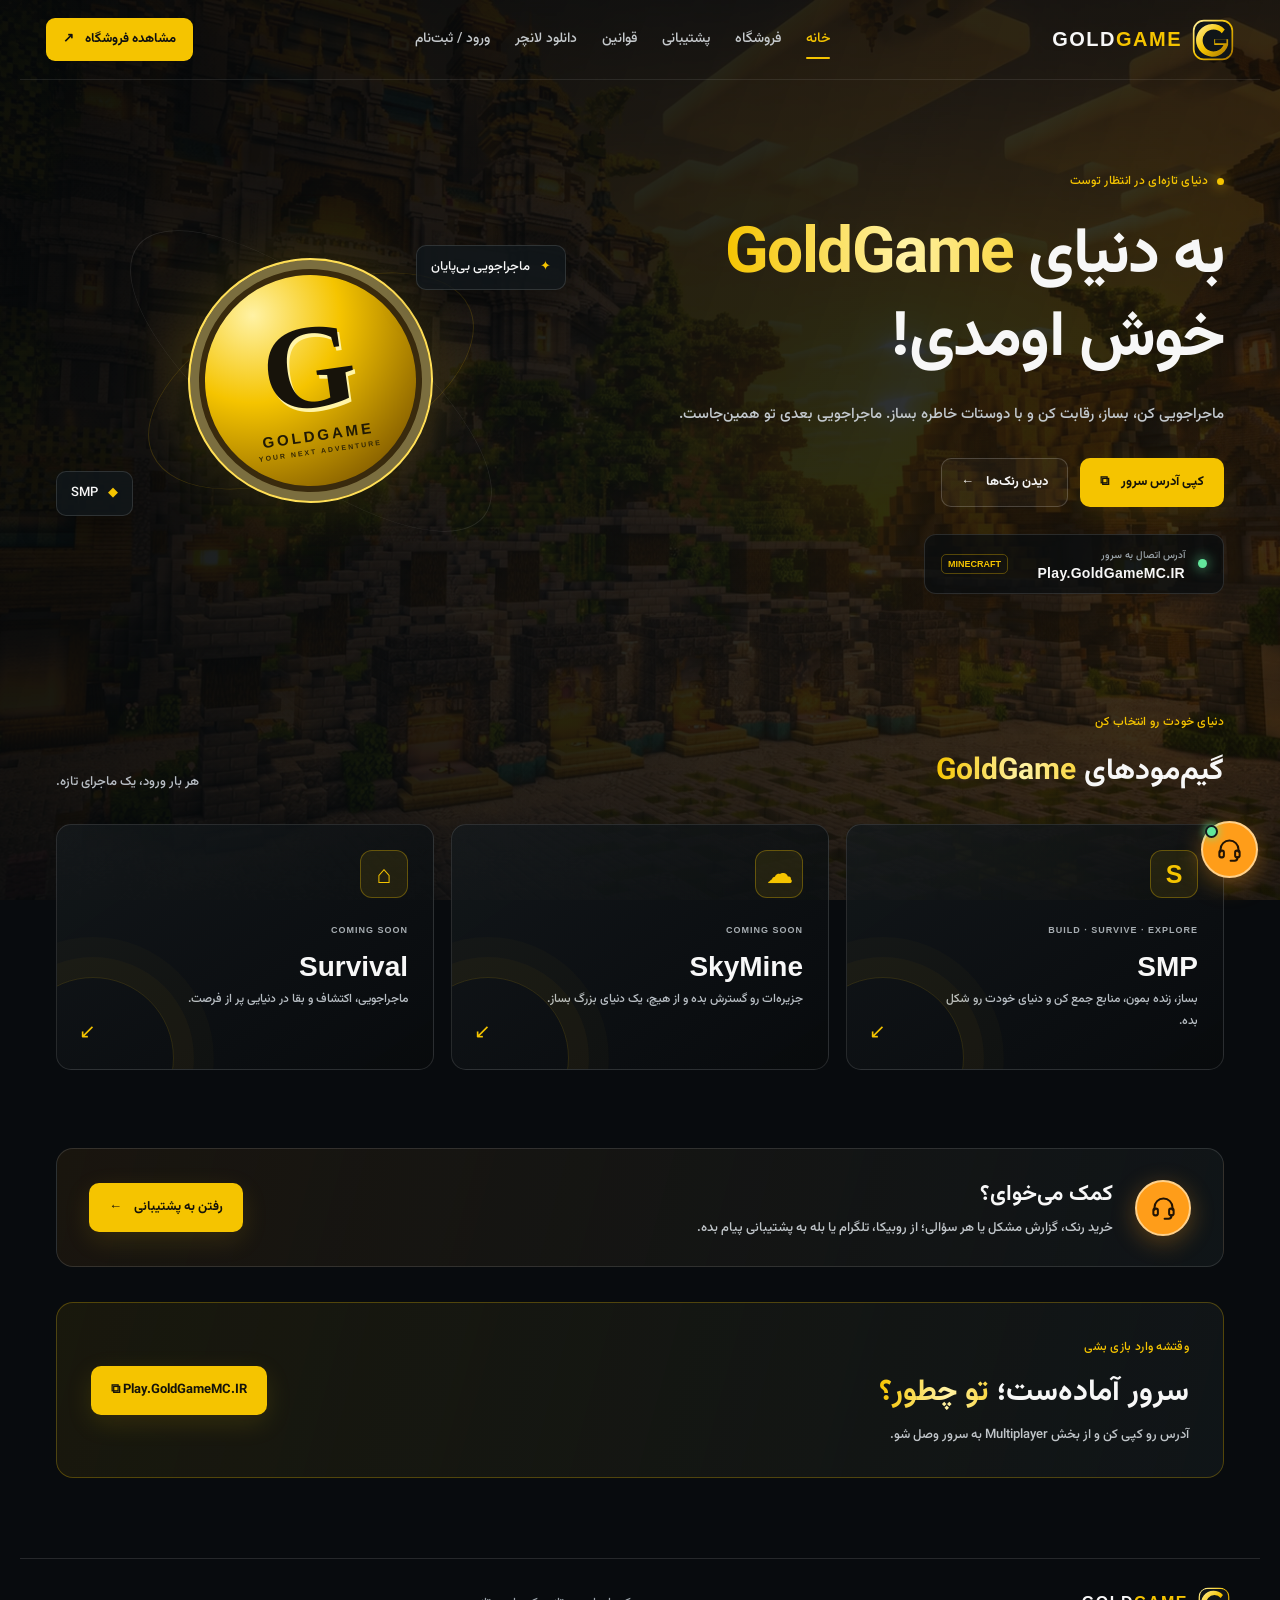
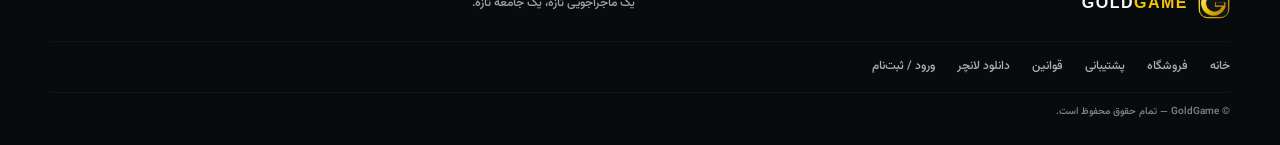
<file: index.html>
<!doctype html>
<html lang="fa" dir="rtl">
<head>
<meta charset="utf-8">
<meta name="viewport" content="width=device-width,initial-scale=1">
<meta name="theme-color" content="#f5c400">
<meta name="description" content="GoldGame؛ ماجراجویی تازه در دنیای ماینکرفت فارسی">
<title>GoldGame | خانه</title>
<link rel="icon" href="assets/logo.svg">
<link rel="stylesheet" href="assets/style.css">
<link rel="stylesheet" href="assets/extra.css">
<script>document.documentElement.classList.add('js')</script>

</head>
<body>
<div class="shade"></div>
<header class="topbar">
<a class="brand" href="index.html"><img src="assets/logo.svg" alt="GoldGame"><span>GOLD<span class="gold">GAME</span></span></a>
<button type="button" class="menu-btn" aria-label="باز کردن منو"><svg viewBox="0 0 24 24" aria-hidden="true"><path d="M4 7h16"/><path d="M4 12h16"/><path d="M4 17h16"/></svg></button>
<nav aria-label="منوی اصلی"><a class=active href="index.html">خانه</a><a href="shop.html">فروشگاه</a><a href="support.html">پشتیبانی</a><a href="rules.html">قوانین</a><a href="launcher.html">دانلود لانچر</a><a href="auth.html">ورود / ثبت‌نام</a></nav>
<a class="nav-cta" href="shop.html">مشاهده فروشگاه <span>↗</span></a>
</header>
<main>
<section class="hero">
<div class="hero-copy">
<span class="eyebrow"><i></i> دنیای تازه‌ای در انتظار توست</span>
<h1>به دنیای <span class="gold">GoldGame</span><br>خوش اومدی!</h1>
<p>ماجراجویی کن، بساز، رقابت کن و با دوستات خاطره بساز. ماجراجویی بعدی تو همین‌جاست.</p>
<div class="hero-actions"><button type="button" class="btn primary" data-copy="Play.GoldGameMC.IR">کپی آدرس سرور <span>⧉</span></button><a class="btn secondary" href="shop.html">دیدن رنک‌ها <span>←</span></a></div>
<div class="server-address"><span class="pulse"></span><div><small>آدرس اتصال به سرور</small><strong>Play.GoldGameMC.IR</strong></div><span class="online-label">MINECRAFT</span></div>
</div>
<div class="hero-art" aria-hidden="true"><div class="orbit orbit-one"></div><div class="orbit orbit-two"></div><div class="gold-emblem"><span>G</span><b>GOLDGAME</b><small>YOUR NEXT ADVENTURE</small></div><div class="float-card card-a">✦ <span>ماجراجویی بی‌پایان</span></div><div class="float-card card-b">◆ <span>SMP</span></div></div>
</section>

<section class="section modes">
<div class="section-head"><div><span class="eyebrow">دنیای خودت رو انتخاب کن</span><h2>گیم‌مودهای <span class="gold">GoldGame</span></h2></div><p>هر بار ورود، یک ماجرای تازه.</p></div>
<div class="mode-grid">
<article class="mode-card mode-smp"><div class="mode-icon">S</div><span class="mode-tag">BUILD · SURVIVE · EXPLORE</span><h3>SMP</h3><p>بساز، زنده بمون، منابع جمع کن و دنیای خودت رو شکل بده.</p><span class="mode-arrow">↙</span></article>
<article class="mode-card mode-sky"><div class="mode-icon">☁</div><span class="mode-tag">COMING SOON</span><h3>SkyMine</h3><p>جزیره‌ات رو گسترش بده و از هیچ، یک دنیای بزرگ بساز.</p><span class="mode-arrow">↙</span></article>
<article class="mode-card mode-survival"><div class="mode-icon">⌂</div><span class="mode-tag">COMING SOON</span><h3>Survival</h3><p>ماجراجویی، اکتشاف و بقا در دنیایی پر از فرصت.</p><span class="mode-arrow">↙</span></article>
</div>
</section>

<section class="support-strip">
<div class="strip-icon"><svg viewBox="0 0 24 24" aria-hidden="true"><path d="M4 14v-2a8 8 0 0 1 16 0v2"/><rect x="3" y="13" width="4" height="6" rx="1.6"/><rect x="17" y="13" width="4" height="6" rx="1.6"/><path d="M19 19v.5a2.5 2.5 0 0 1-2.5 2.5H13"/></svg></div>
<div><h2>کمک می‌خوای؟</h2><p>خرید رنک، گزارش مشکل یا هر سؤالی؛ از روبیکا، تلگرام یا بله به پشتیبانی پیام بده.</p></div>
<a class="btn primary" href="support.html">رفتن به پشتیبانی <span>←</span></a>
</section>

<section class="join-banner"><div><span class="eyebrow">وقتشه وارد بازی بشی</span><h2>سرور آماده‌ست؛ <span class="gold">تو چطور؟</span></h2><p>آدرس رو کپی کن و از بخش Multiplayer به سرور وصل شو.</p></div><button type="button" class="btn primary" data-copy="Play.GoldGameMC.IR">Play.GoldGameMC.IR ⧉</button></section>
</main>
<footer>
<a class="brand footer-brand" href="index.html"><img src="assets/logo.svg" alt=""><span>GOLD<span class="gold">GAME</span></span></a>
<p>یک ماجراجویی تازه، یک جامعه تازه.</p>
<div class="footer-links"><a href="index.html">خانه</a><a href="shop.html">فروشگاه</a><a href="support.html">پشتیبانی</a><a href="rules.html">قوانین</a><a href="launcher.html">دانلود لانچر</a><a href="auth.html">ورود / ثبت‌نام</a></div>
<small>© GoldGame — تمام حقوق محفوظ است.</small>
</footer>
<a class="support-fab" href="support.html" aria-label="رفتن به بخش پشتیبانی" title="پشتیبانی GoldGame"><span class="fab-label">پشتیبانی</span><i class="fab-dot"></i><svg viewBox="0 0 24 24" aria-hidden="true"><path d="M4 14v-2a8 8 0 0 1 16 0v2"/><rect x="3" y="13" width="4" height="6" rx="1.6"/><rect x="17" y="13" width="4" height="6" rx="1.6"/><path d="M19 19v.5a2.5 2.5 0 0 1-2.5 2.5H13"/></svg></a>
<div class="toast" role="status"></div>
<script src="assets/app.js"></script>
</body>
</html>
</file>
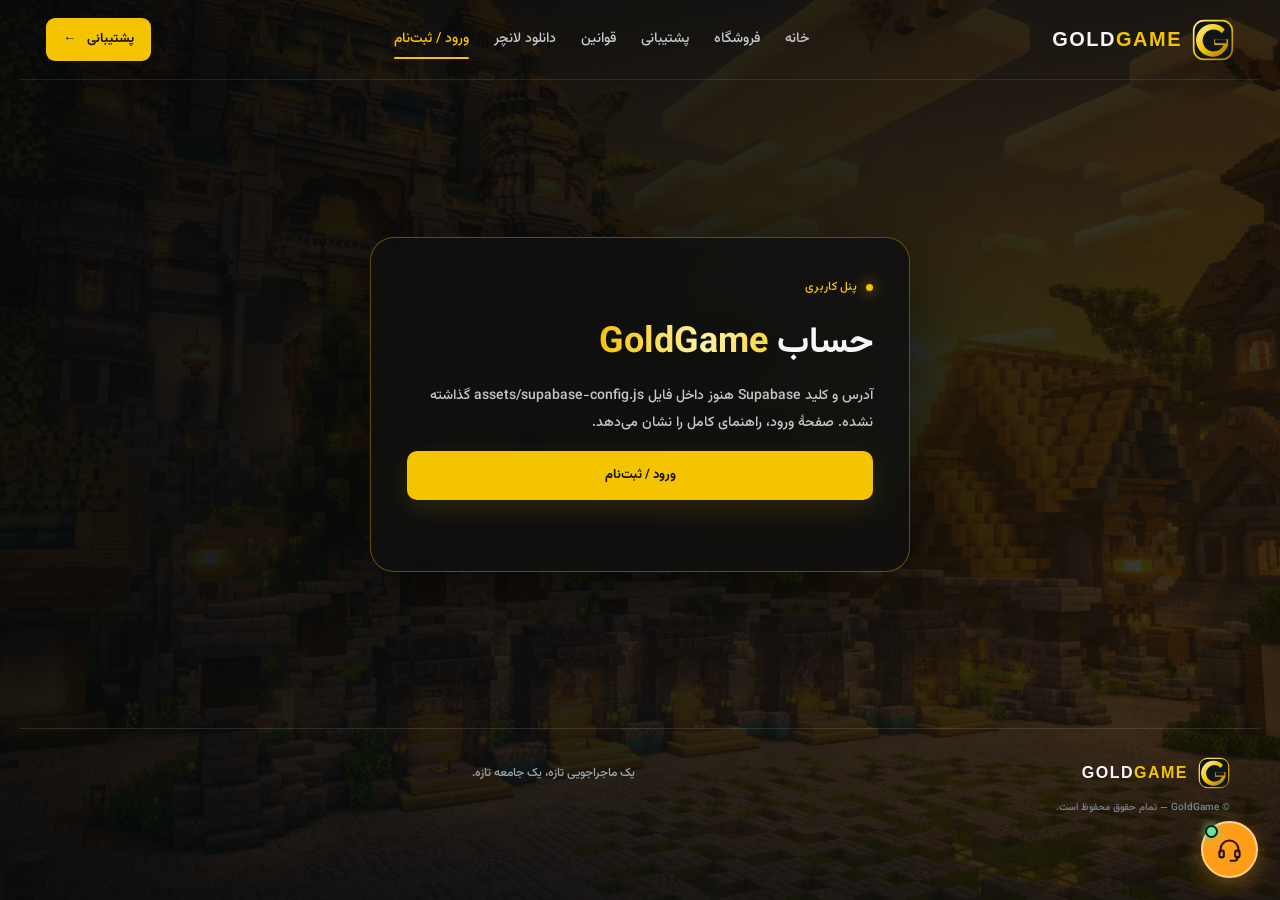
<file: account.html>
<!doctype html>
<html lang="fa" dir="rtl">
<head>
<meta charset="utf-8">
<meta name="viewport" content="width=device-width,initial-scale=1">
<meta name="theme-color" content="#f5c400">
<meta name="description" content="پنل کاربری GoldGame">
<title>حساب کاربری | GoldGame</title>
<link rel="icon" href="assets/logo.svg">
<link rel="stylesheet" href="assets/style.css">
<link rel="stylesheet" href="assets/extra.css">
<script>document.documentElement.classList.add('js')</script>

</head>
<body>
<div class="shade"></div>
<header class="topbar">
<a class="brand" href="index.html"><img src="assets/logo.svg" alt="GoldGame"><span>GOLD<span class="gold">GAME</span></span></a>
<button type="button" class="menu-btn" aria-label="باز کردن منو"><svg viewBox="0 0 24 24" aria-hidden="true"><path d="M4 7h16"/><path d="M4 12h16"/><path d="M4 17h16"/></svg></button>
<nav aria-label="منوی اصلی"><a href="index.html">خانه</a><a href="shop.html">فروشگاه</a><a href="support.html">پشتیبانی</a><a href="rules.html">قوانین</a><a href="launcher.html">دانلود لانچر</a><a class=active href="auth.html">ورود / ثبت‌نام</a></nav>
<a class="nav-cta" href="support.html">پشتیبانی <span>←</span></a>
</header>
<main class="account-wrap">
<section class="account-card">
<span class="eyebrow"><i></i> پنل کاربری</span>
<h1>حساب <span class="gold">GoldGame</span></h1>
<p id="account-info">در حال بررسی وضعیت ورود…</p>
<div id="account-profile"></div>
<div class="account-actions" id="account-actions"></div>
<p class="status" id="account-status" role="status"></p>
</section>
</main>
<footer>
<a class="brand footer-brand" href="index.html"><img src="assets/logo.svg" alt=""><span>GOLD<span class="gold">GAME</span></span></a>
<p>یک ماجراجویی تازه، یک جامعه تازه.</p>

<small>© GoldGame — تمام حقوق محفوظ است.</small>
</footer>
<a class="support-fab" href="support.html" aria-label="رفتن به بخش پشتیبانی" title="پشتیبانی GoldGame"><span class="fab-label">پشتیبانی</span><i class="fab-dot"></i><svg viewBox="0 0 24 24" aria-hidden="true"><path d="M4 14v-2a8 8 0 0 1 16 0v2"/><rect x="3" y="13" width="4" height="6" rx="1.6"/><rect x="17" y="13" width="4" height="6" rx="1.6"/><path d="M19 19v.5a2.5 2.5 0 0 1-2.5 2.5H13"/></svg></a>
<div class="toast" role="status"></div>
<script src="assets/app.js"></script>
<script src="assets/supabase-config.js"></script>
<script src="assets/gg-auth.js"></script>
<script>
(async () => {
  const info = document.getElementById('account-info'), prof = document.getElementById('account-profile'),
        actions = document.getElementById('account-actions'), status = document.getElementById('account-status');
  const el = (t, cls, txt) => { const n = document.createElement(t); if (cls) n.className = cls; if (txt != null) n.textContent = txt; return n; };
  const cell = (label, value, cls, en) => { const d = el('div', cls); d.appendChild(el('small', '', label)); d.appendChild(el('strong', en ? 'en' : '', value)); return d; };
  const loginLink = () => { actions.replaceChildren(); const a = el('a', 'btn primary', 'ورود / ثبت‌نام'); a.href = 'auth.html'; actions.appendChild(a); };
  try {
    const client = await GG.getClient();
    const { data: { session } } = await client.auth.getSession();
    if (!session) { info.textContent = 'برای دیدن پنل کاربری ابتدا وارد حساب شو.'; loginLink(); return; }
    const user = session.user;
    let profile = null;
    try { const r = await client.from('profiles').select('username,rank,created_at').eq('id', user.id).maybeSingle(); profile = r.data; } catch (_) {}
    const uname = (profile && profile.username) || (user.user_metadata && user.user_metadata.username) || user.email;
    info.textContent = 'خوش اومدی، ' + uname + '!';
    const grid = el('div', 'profile-grid');
    grid.appendChild(cell('نام کاربری (داخل بازی)', uname, '', true));
    grid.appendChild(cell('رنک', (profile && profile.rank) || 'Member', '', true));
    grid.appendChild(cell('ایمیل', user.email, 'wide', true));
    const since = new Date((profile && profile.created_at) || user.created_at);
    grid.appendChild(cell('تاریخ عضویت', since.toLocaleDateString('fa-IR'), 'wide'));
    prof.replaceChildren(grid);
    actions.replaceChildren();
    const shop = el('a', 'btn primary', 'فروشگاه'); shop.href = 'shop.html';
    const sup = el('a', 'btn secondary', 'پشتیبانی'); sup.href = 'support.html';
    const out = el('button', 'btn secondary', 'خروج از حساب'); out.type = 'button';
    out.onclick = async () => { out.disabled = true; const { error } = await client.auth.signOut(); if (error) { status.textContent = 'خروج ناموفق بود: ' + GG.fa(error); out.disabled = false; } else location.href = 'index.html'; };
    actions.append(shop, sup, out);
  } catch (err) {
    info.textContent = GG.fa(err);
    if (err && err.setup) info.textContent += ' صفحهٔ ورود، راهنمای کامل را نشان می‌دهد.';
    loginLink();
  }
})();
</script>
</body>
</html>
</file>
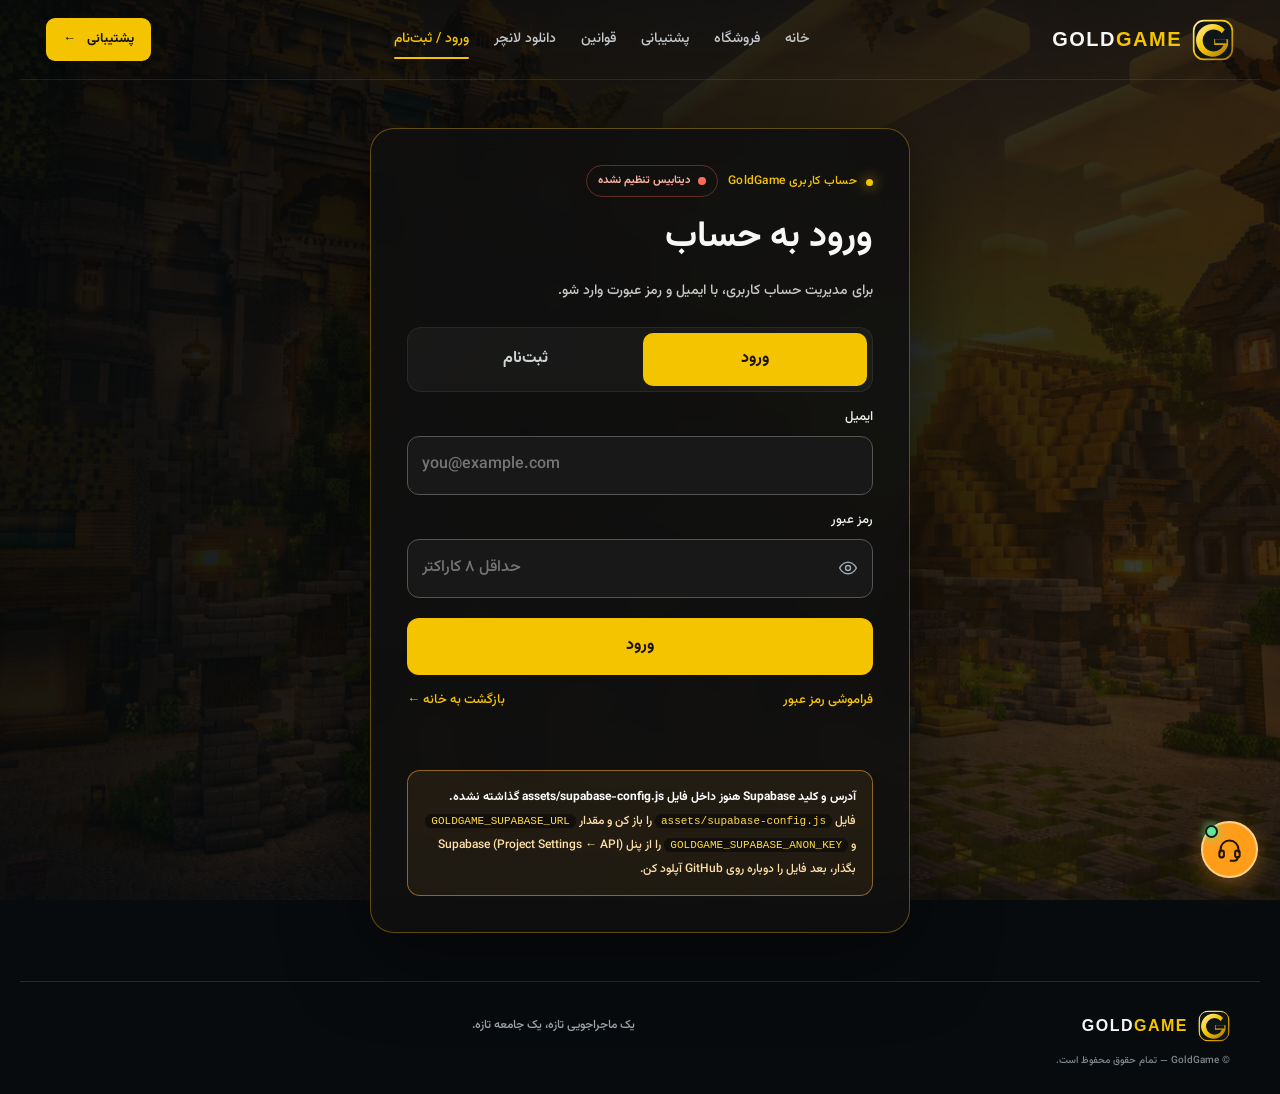
<file: auth.html>
<!doctype html>
<html lang="fa" dir="rtl">
<head>
<meta charset="utf-8">
<meta name="viewport" content="width=device-width,initial-scale=1">
<meta name="theme-color" content="#f5c400">
<meta name="description" content="ورود یا ساخت حساب GoldGame">
<title>ورود و ثبت‌نام | GoldGame</title>
<link rel="icon" href="assets/logo.svg">
<link rel="stylesheet" href="assets/style.css">
<link rel="stylesheet" href="assets/extra.css">
<script>document.documentElement.classList.add('js')</script>

</head>
<body>
<div class="shade"></div>
<header class="topbar">
<a class="brand" href="index.html"><img src="assets/logo.svg" alt="GoldGame"><span>GOLD<span class="gold">GAME</span></span></a>
<button type="button" class="menu-btn" aria-label="باز کردن منو"><svg viewBox="0 0 24 24" aria-hidden="true"><path d="M4 7h16"/><path d="M4 12h16"/><path d="M4 17h16"/></svg></button>
<nav aria-label="منوی اصلی"><a href="index.html">خانه</a><a href="shop.html">فروشگاه</a><a href="support.html">پشتیبانی</a><a href="rules.html">قوانین</a><a href="launcher.html">دانلود لانچر</a><a class=active href="auth.html">ورود / ثبت‌نام</a></nav>
<a class="nav-cta" href="support.html">پشتیبانی <span>←</span></a>
</header>
<main class="auth-wrap">
<section class="auth-card">
<span class="eyebrow"><i></i> حساب کاربری GoldGame</span><span class="db-status wait" id="db-status"><i></i><b>در حال بررسی دیتابیس…</b></span>
<h1 id="auth-title">ورود به حساب</h1>
<p id="auth-description">برای مدیریت حساب کاربری، با ایمیل و رمز عبورت وارد شو.</p>
<div class="auth-tabs" id="auth-tabs" data-mode="login"><span class="pill"></span><button type="button" id="show-login" class="active">ورود</button><button type="button" id="show-signup">ثبت‌نام</button></div>
<form id="auth-form" class="auth-form" novalidate>
<div id="user-row" class="field hidden"><label for="username">نام کاربری (نام داخل ماینکرفت)</label><input id="username" class="ltr" autocomplete="username" autocapitalize="off" spellcheck="false" maxlength="16" placeholder="GoldPlayer"><div class="hint" id="username-hint">۳ تا ۱۶ حرف انگلیسی، عدد یا _</div></div>
<div class="field"><label for="email">ایمیل</label><input id="email" class="ltr" type="email" autocomplete="email" autocapitalize="off" spellcheck="false" maxlength="254" placeholder="you@example.com"></div>
<div class="field"><label for="password">رمز عبور</label><div class="pw-wrap"><input id="password" class="ltr" type="password" autocomplete="current-password" maxlength="128" placeholder="حداقل ۸ کاراکتر"><button type="button" class="pw-toggle" id="pw-toggle" aria-label="نمایش رمز عبور"><svg viewBox="0 0 24 24" aria-hidden="true"><path d="M2 12s3.500-7 10-7 10 7 10 7-3.500 7-10 7S2 12 2 12Z"/><circle cx="12" cy="12" r="3"/></svg></button></div><div class="meter hidden" id="meter"><i></i></div></div>
<div id="confirm-row" class="field hidden"><label for="password2">تکرار رمز عبور</label><input id="password2" class="ltr" type="password" autocomplete="new-password" maxlength="128" placeholder="رمز را دوباره وارد کن"></div>
<label id="terms-row" class="check hidden"><input type="checkbox" id="terms"><span>قوانین <a href="rules.html" target="_blank" rel="noopener">GoldGame</a> را خوانده‌ام و می‌پذیرم.</span></label>
<button class="auth-submit" id="submit-button" type="submit">ورود</button>
</form>
<div class="auth-small"><button type="button" id="forgot-button">فراموشی رمز عبور</button><a href="index.html">بازگشت به خانه ←</a></div>
<div id="auth-message" class="auth-note" role="status" aria-live="polite"></div>
<div id="setup-alert" class="setup-alert hidden"></div>
</section>
</main>
<footer>
<a class="brand footer-brand" href="index.html"><img src="assets/logo.svg" alt=""><span>GOLD<span class="gold">GAME</span></span></a>
<p>یک ماجراجویی تازه، یک جامعه تازه.</p>

<small>© GoldGame — تمام حقوق محفوظ است.</small>
</footer>
<a class="support-fab" href="support.html" aria-label="رفتن به بخش پشتیبانی" title="پشتیبانی GoldGame"><span class="fab-label">پشتیبانی</span><i class="fab-dot"></i><svg viewBox="0 0 24 24" aria-hidden="true"><path d="M4 14v-2a8 8 0 0 1 16 0v2"/><rect x="3" y="13" width="4" height="6" rx="1.6"/><rect x="17" y="13" width="4" height="6" rx="1.6"/><path d="M19 19v.5a2.5 2.5 0 0 1-2.5 2.5H13"/></svg></a>
<div class="toast" role="status"></div>
<script src="assets/app.js"></script>
<script src="assets/supabase-config.js"></script>
<script src="assets/gg-auth.js"></script>
<script>
(() => {
  const $ = id => document.getElementById(id);
  const msg = $('auth-message'), form = $('auth-form'), tabs = $('auth-tabs');
  let mode = 'login';
  const say = (t, bad) => { msg.textContent = t || ''; msg.classList.toggle('bad', !!bad); };
  const redirect = file => new URL(file, location.href).href;

  /* وضعیت دیتابیس + راهنمای تنظیم */
  const badge = $('db-status');
  function setBadge(cls, text) { badge.className = 'db-status ' + cls; badge.querySelector('b').textContent = text; }
  const state = GG.configState();
  if (!state.ok) {
    setBadge('bad', 'دیتابیس تنظیم نشده');
    const box = $('setup-alert');
    box.innerHTML = '<b>' + state.problem + '</b><br>فایل <code>assets/supabase-config.js</code> را باز کن و مقدار <code>GOLDGAME_SUPABASE_URL</code> و <code>GOLDGAME_SUPABASE_ANON_KEY</code> را از پنل Supabase (Project Settings ← API) بگذار، بعد فایل را دوباره روی GitHub آپلود کن.';
    box.classList.remove('hidden');
  } else {
    GG.ping().then(r => r.ok ? setBadge('ok', 'دیتابیس متصل') : (setBadge('bad', 'دیتابیس در دسترس نیست'), say(r.reason, true)));
  }

  /* حالت ورود / ثبت‌نام */
  function setMode(next) {
    mode = next; const su = mode === 'signup';
    tabs.dataset.mode = mode;
    $('show-login').classList.toggle('active', !su); $('show-signup').classList.toggle('active', su);
    ['user-row', 'confirm-row', 'terms-row', 'meter'].forEach(id => $(id).classList.toggle('hidden', !su));
    $('auth-title').textContent = su ? 'ساخت حساب GoldGame' : 'ورود به حساب';
    $('auth-description').textContent = su ? 'نام داخل بازی، ایمیل و رمز عبورت را وارد کن تا حسابت ساخته شود.' : 'برای مدیریت حساب کاربری، با ایمیل و رمز عبورت وارد شو.';
    $('submit-button').textContent = su ? 'ساخت حساب' : 'ورود';
    $('password').autocomplete = su ? 'new-password' : 'current-password';
    $('forgot-button').classList.toggle('hidden', su);
    say('');
  }
  $('show-login').onclick = () => setMode('login');
  $('show-signup').onclick = () => setMode('signup');

  /* نمایش/مخفی کردن رمز */
  $('pw-toggle').onclick = () => {
    const p = $('password'), show = p.type === 'password';
    p.type = show ? 'text' : 'password'; $('password2').type = p.type;
    $('pw-toggle').setAttribute('aria-label', show ? 'پنهان کردن رمز عبور' : 'نمایش رمز عبور');
  };

  /* راهنمای لحظه‌ای نام کاربری و قدرت رمز */
  $('username').addEventListener('input', () => {
    const v = $('username').value.trim(), h = $('username-hint');
    if (!v) { h.className = 'hint'; h.textContent = '۳ تا ۱۶ حرف انگلیسی، عدد یا _'; $('username').classList.remove('bad'); return; }
    const ok = GG.USER_RE.test(v);
    h.className = 'hint ' + (ok ? 'good' : 'bad');
    h.textContent = ok ? 'نام کاربری معتبر است' : 'فقط حرف انگلیسی، عدد و _ (۳ تا ۱۶ کاراکتر)';
    $('username').classList.toggle('bad', !ok);
  });
  $('password').addEventListener('input', () => {
    const v = $('password').value; let s = 0;
    if (v.length >= 8) s++; if (v.length >= 12) s++;
    if (/[a-z]/i.test(v) && /\d/.test(v)) s++; if (/[^a-z0-9]/i.test(v)) s++;
    const bar = $('meter').firstElementChild;
    bar.style.width = (v ? Math.max(12, s * 25) : 0) + '%';
    bar.style.background = s <= 1 ? '#ff6b57' : s === 2 ? '#ffb13b' : '#62e69b';
  });

  /* ارسال فرم */
  form.addEventListener('submit', async e => {
    e.preventDefault(); say('');
    const email = $('email').value.trim(), password = $('password').value, username = $('username').value.trim();
    if (!/^\S+@\S+\.\S+$/.test(email)) { say('ایمیل را درست وارد کن.', true); $('email').focus(); return; }
    if (password.length < 8) { say('رمز عبور باید حداقل ۸ کاراکتر باشد.', true); $('password').focus(); return; }
    if (mode === 'signup') {
      if (!GG.USER_RE.test(username)) { say('نام کاربری باید ۳ تا ۱۶ حرف انگلیسی، عدد یا _ باشد.', true); $('username').focus(); return; }
      if (password !== $('password2').value) { say('رمز عبور و تکرار آن یکسان نیستند.', true); $('password2').focus(); return; }
      if (!$('terms').checked) { say('برای ساخت حساب باید قوانین را بپذیری.', true); return; }
    }
    const btn = $('submit-button'); btn.disabled = true; say('در حال انجام درخواست…');
    try {
      const client = await GG.getClient();
      if (mode === 'signup') {
        const chk = await client.rpc('username_available', { name: username });
        if (!chk.error && chk.data === false) { say('این نام کاربری قبلاً گرفته شده؛ یکی دیگر انتخاب کن.', true); return; }
        const { data, error } = await client.auth.signUp({ email, password, options: { data: { username }, emailRedirectTo: redirect('account.html') } });
        if (error) throw error;
        if (data.user && Array.isArray(data.user.identities) && data.user.identities.length === 0) { say('با این ایمیل قبلاً حساب ساخته شده. وارد شو یا رمز را بازیابی کن.', true); return; }
        if (data.session) { say('حساب ساخته شد! در حال انتقال…'); location.href = 'account.html'; }
        else say('حساب ساخته شد ✅\nلینک تأیید برای ایمیلت ارسال شد؛ صندوق ورودی (و اسپم) را بررسی کن، بعد وارد شو.');
      } else {
        const { error } = await client.auth.signInWithPassword({ email, password });
        if (error) throw error;
        location.href = 'account.html';
      }
    } catch (err) { say(GG.fa(err), true); }
    finally { btn.disabled = false; }
  });

  /* فراموشی رمز */
  $('forgot-button').addEventListener('click', async () => {
    const email = $('email').value.trim();
    if (!email) { say('اول ایمیلت را در کادر ایمیل وارد کن.', true); $('email').focus(); return; }
    say('در حال ارسال لینک بازیابی…');
    try {
      const client = await GG.getClient();
      const { error } = await client.auth.resetPasswordForEmail(email, { redirectTo: redirect('reset-password.html') });
      if (error) throw error;
      say('اگر این ایمیل ثبت شده باشد، لینک بازیابی برایش ارسال می‌شود.');
    } catch (err) { say(GG.fa(err), true); }
  });
  setMode(location.hash === '#signup' ? 'signup' : 'login');
})();
</script>
</body>
</html>
</file>
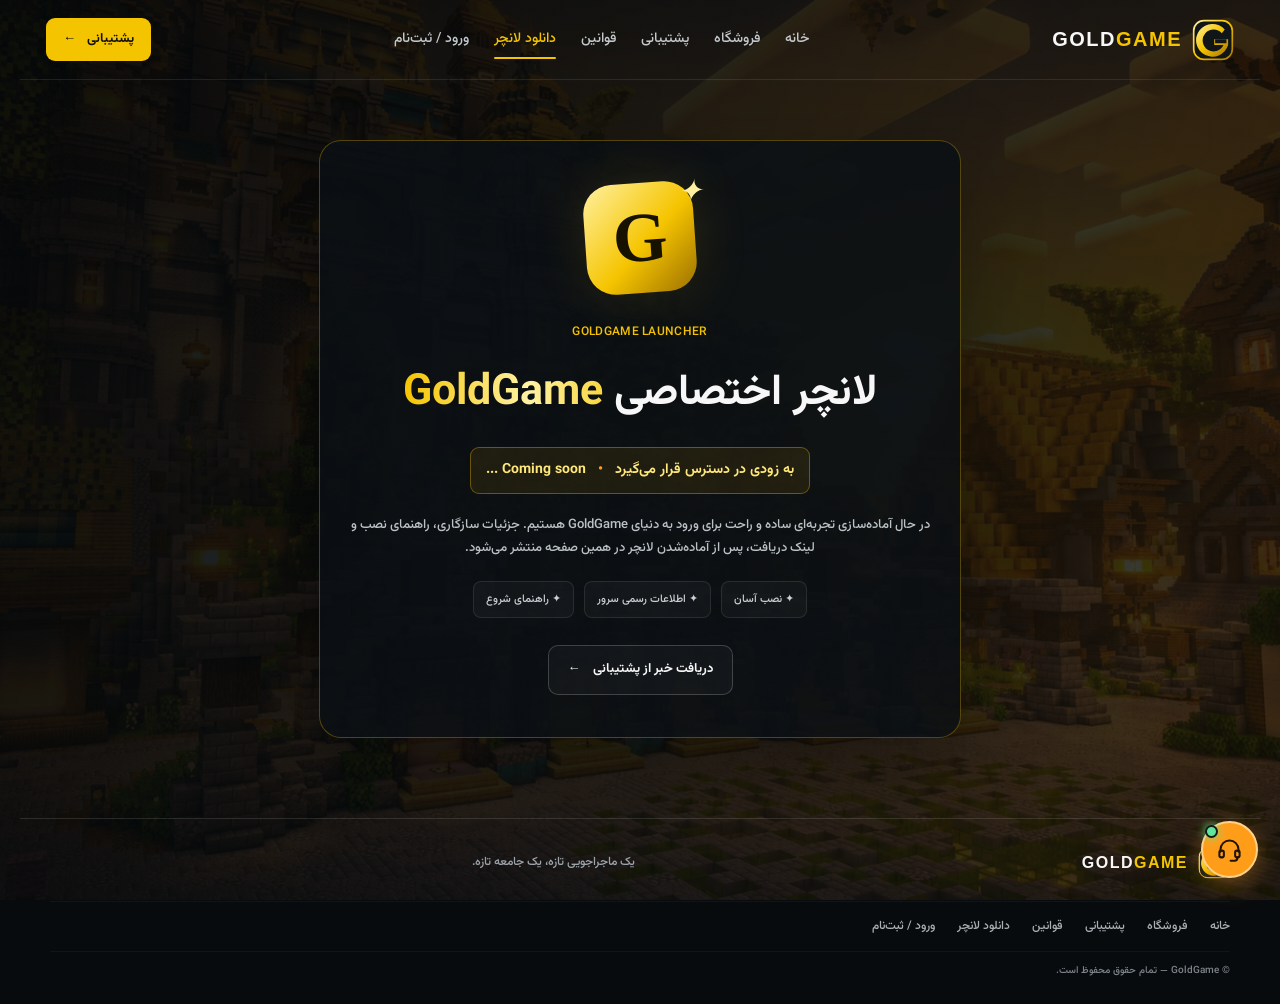
<file: launcher.html>
<!doctype html>
<html lang="fa" dir="rtl">
<head>
<meta charset="utf-8">
<meta name="viewport" content="width=device-width,initial-scale=1">
<meta name="theme-color" content="#f5c400">
<meta name="description" content="لانچر اختصاصی GoldGame به‌زودی">
<title>دانلود لانچر | GoldGame</title>
<link rel="icon" href="assets/logo.svg">
<link rel="stylesheet" href="assets/style.css">
<link rel="stylesheet" href="assets/extra.css">
<script>document.documentElement.classList.add('js')</script>

</head>
<body>
<div class="shade"></div>
<header class="topbar">
<a class="brand" href="index.html"><img src="assets/logo.svg" alt="GoldGame"><span>GOLD<span class="gold">GAME</span></span></a>
<button type="button" class="menu-btn" aria-label="باز کردن منو"><svg viewBox="0 0 24 24" aria-hidden="true"><path d="M4 7h16"/><path d="M4 12h16"/><path d="M4 17h16"/></svg></button>
<nav aria-label="منوی اصلی"><a href="index.html">خانه</a><a href="shop.html">فروشگاه</a><a href="support.html">پشتیبانی</a><a href="rules.html">قوانین</a><a class=active href="launcher.html">دانلود لانچر</a><a href="auth.html">ورود / ثبت‌نام</a></nav>
<a class="nav-cta" href="support.html">پشتیبانی <span>←</span></a>
</header>
<main class="inner-page launcher-page"><section class="launcher-box"><div class="launcher-symbol"><span>G</span><i>✦</i></div><span class="eyebrow">GOLDGAME LAUNCHER</span><h1>لانچر اختصاصی <span class="gold">GoldGame</span></h1><div class="coming">به زودی در دسترس قرار می‌گیرد <span>•</span> Coming soon ...</div><p>در حال آماده‌سازی تجربه‌ای ساده و راحت برای ورود به دنیای GoldGame هستیم. جزئیات سازگاری، راهنمای نصب و لینک دریافت، پس از آماده‌شدن لانچر در همین صفحه منتشر می‌شود.</p><div class="launcher-features"><span>✦ نصب آسان</span><span>✦ اطلاعات رسمی سرور</span><span>✦ راهنمای شروع</span></div><a class="btn secondary" href="support.html">دریافت خبر از پشتیبانی <span>←</span></a></section></main>
<footer>
<a class="brand footer-brand" href="index.html"><img src="assets/logo.svg" alt=""><span>GOLD<span class="gold">GAME</span></span></a>
<p>یک ماجراجویی تازه، یک جامعه تازه.</p>
<div class="footer-links"><a href="index.html">خانه</a><a href="shop.html">فروشگاه</a><a href="support.html">پشتیبانی</a><a href="rules.html">قوانین</a><a href="launcher.html">دانلود لانچر</a><a href="auth.html">ورود / ثبت‌نام</a></div>
<small>© GoldGame — تمام حقوق محفوظ است.</small>
</footer>
<a class="support-fab" href="support.html" aria-label="رفتن به بخش پشتیبانی" title="پشتیبانی GoldGame"><span class="fab-label">پشتیبانی</span><i class="fab-dot"></i><svg viewBox="0 0 24 24" aria-hidden="true"><path d="M4 14v-2a8 8 0 0 1 16 0v2"/><rect x="3" y="13" width="4" height="6" rx="1.6"/><rect x="17" y="13" width="4" height="6" rx="1.6"/><path d="M19 19v.5a2.5 2.5 0 0 1-2.5 2.5H13"/></svg></a>
<div class="toast" role="status"></div>
<script src="assets/app.js"></script>
</body>
</html>
</file>
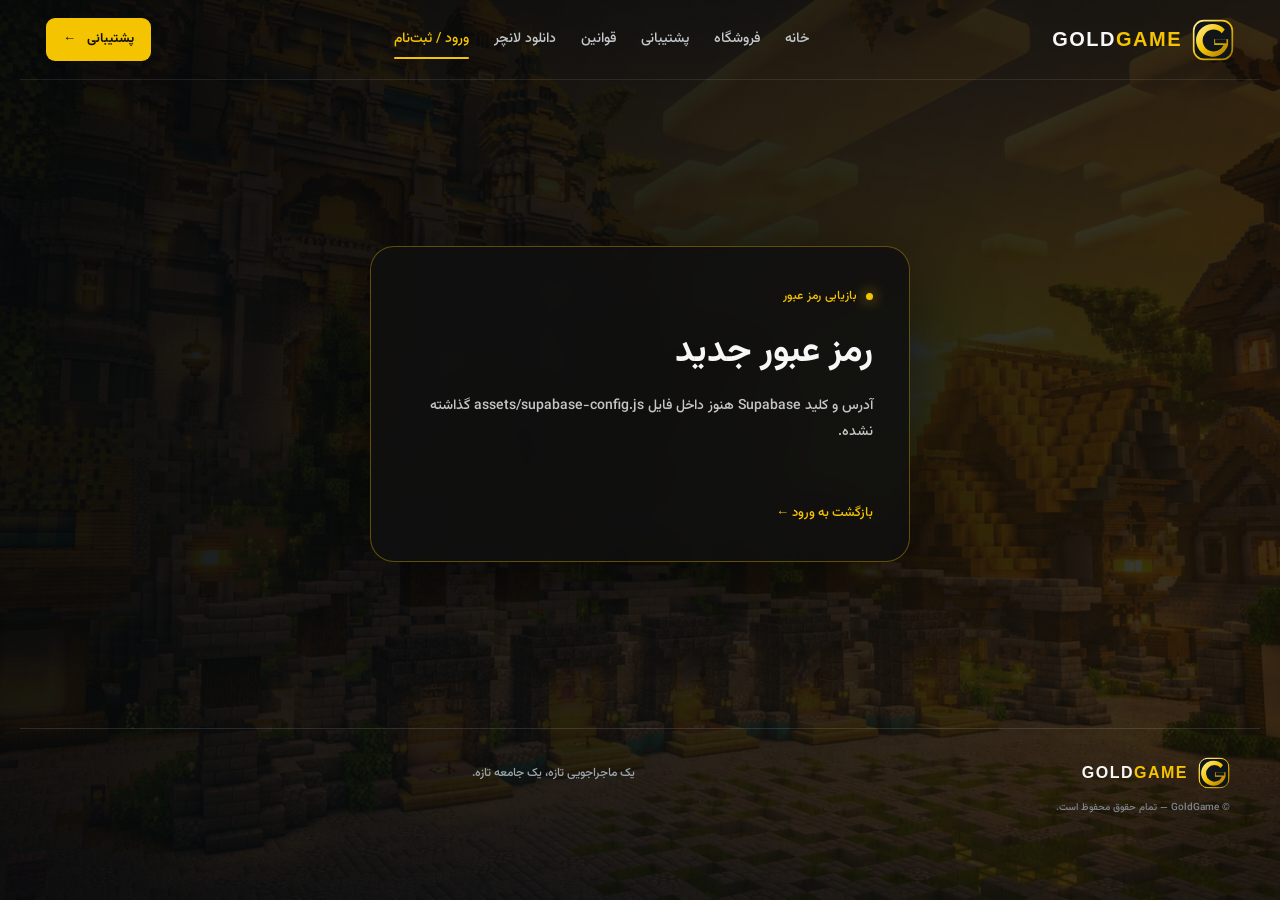
<file: reset-password.html>
<!doctype html>
<html lang="fa" dir="rtl">
<head>
<meta charset="utf-8">
<meta name="viewport" content="width=device-width,initial-scale=1">
<meta name="theme-color" content="#f5c400">
<meta name="description" content="ساخت رمز عبور جدید">
<title>بازیابی رمز عبور | GoldGame</title>
<link rel="icon" href="assets/logo.svg">
<link rel="stylesheet" href="assets/style.css">
<link rel="stylesheet" href="assets/extra.css">
<script>document.documentElement.classList.add('js')</script>

</head>
<body>
<div class="shade"></div>
<header class="topbar">
<a class="brand" href="index.html"><img src="assets/logo.svg" alt="GoldGame"><span>GOLD<span class="gold">GAME</span></span></a>
<button type="button" class="menu-btn" aria-label="باز کردن منو"><svg viewBox="0 0 24 24" aria-hidden="true"><path d="M4 7h16"/><path d="M4 12h16"/><path d="M4 17h16"/></svg></button>
<nav aria-label="منوی اصلی"><a href="index.html">خانه</a><a href="shop.html">فروشگاه</a><a href="support.html">پشتیبانی</a><a href="rules.html">قوانین</a><a href="launcher.html">دانلود لانچر</a><a class=active href="auth.html">ورود / ثبت‌نام</a></nav>
<a class="nav-cta" href="support.html">پشتیبانی <span>←</span></a>
</header>
<main class="auth-wrap">
<section class="auth-card">
<span class="eyebrow"><i></i> بازیابی رمز عبور</span>
<h1>رمز عبور جدید</h1>
<p id="reset-info">در حال بررسی لینک بازیابی…</p>
<form id="reset-form" class="auth-form hidden" novalidate>
<div class="field"><label for="np1">رمز عبور جدید</label><input id="np1" class="ltr" type="password" autocomplete="new-password" minlength="8" maxlength="128" placeholder="حداقل ۸ کاراکتر"></div>
<div class="field"><label for="np2">تکرار رمز عبور جدید</label><input id="np2" class="ltr" type="password" autocomplete="new-password" maxlength="128"></div>
<button class="auth-submit" id="reset-submit" type="submit">ذخیره رمز جدید</button>
</form>
<div id="reset-msg" class="auth-note" role="status" aria-live="polite"></div>
<div class="auth-small"><a href="auth.html">بازگشت به ورود ←</a></div>
</section>
</main>
<footer>
<a class="brand footer-brand" href="index.html"><img src="assets/logo.svg" alt=""><span>GOLD<span class="gold">GAME</span></span></a>
<p>یک ماجراجویی تازه، یک جامعه تازه.</p>

<small>© GoldGame — تمام حقوق محفوظ است.</small>
</footer>
<div class="toast" role="status"></div>
<script src="assets/app.js"></script>
<script src="assets/supabase-config.js"></script>
<script src="assets/gg-auth.js"></script>
<script>
(async () => {
  const $ = id => document.getElementById(id);
  const say = (t, bad) => { $('reset-msg').textContent = t || ''; $('reset-msg').classList.toggle('bad', !!bad); };
  let shown = false;
  const show = () => { if (shown) return; shown = true; $('reset-info').textContent = 'رمز عبور جدیدت را وارد کن.'; $('reset-form').classList.remove('hidden'); };
  try {
    const client = await GG.getClient();
    client.auth.onAuthStateChange(ev => { if (ev === 'PASSWORD_RECOVERY' || ev === 'SIGNED_IN') show(); });
    setTimeout(async () => {
      const { data: { session } } = await client.auth.getSession();
      if (session) show();
      else if (!shown) { $('reset-info').textContent = 'این لینک نامعتبر یا منقضی شده است. دوباره از صفحهٔ ورود «فراموشی رمز عبور» را بزن.'; }
    }, 1500);
    $('reset-form').addEventListener('submit', async e => {
      e.preventDefault(); say('');
      const a = $('np1').value, b = $('np2').value;
      if (a.length < 8) { say('رمز عبور باید حداقل ۸ کاراکتر باشد.', true); return; }
      if (a !== b) { say('رمز عبور و تکرار آن یکسان نیستند.', true); return; }
      $('reset-submit').disabled = true; say('در حال ذخیره…');
      try {
        const { error } = await client.auth.updateUser({ password: a });
        if (error) throw error;
        say('رمز عبور تغییر کرد ✅ در حال انتقال…');
        setTimeout(() => location.href = 'account.html', 1200);
      } catch (err) { say(GG.fa(err), true); $('reset-submit').disabled = false; }
    });
  } catch (err) { $('reset-info').textContent = GG.fa(err); }
})();
</script>
</body>
</html>
</file>
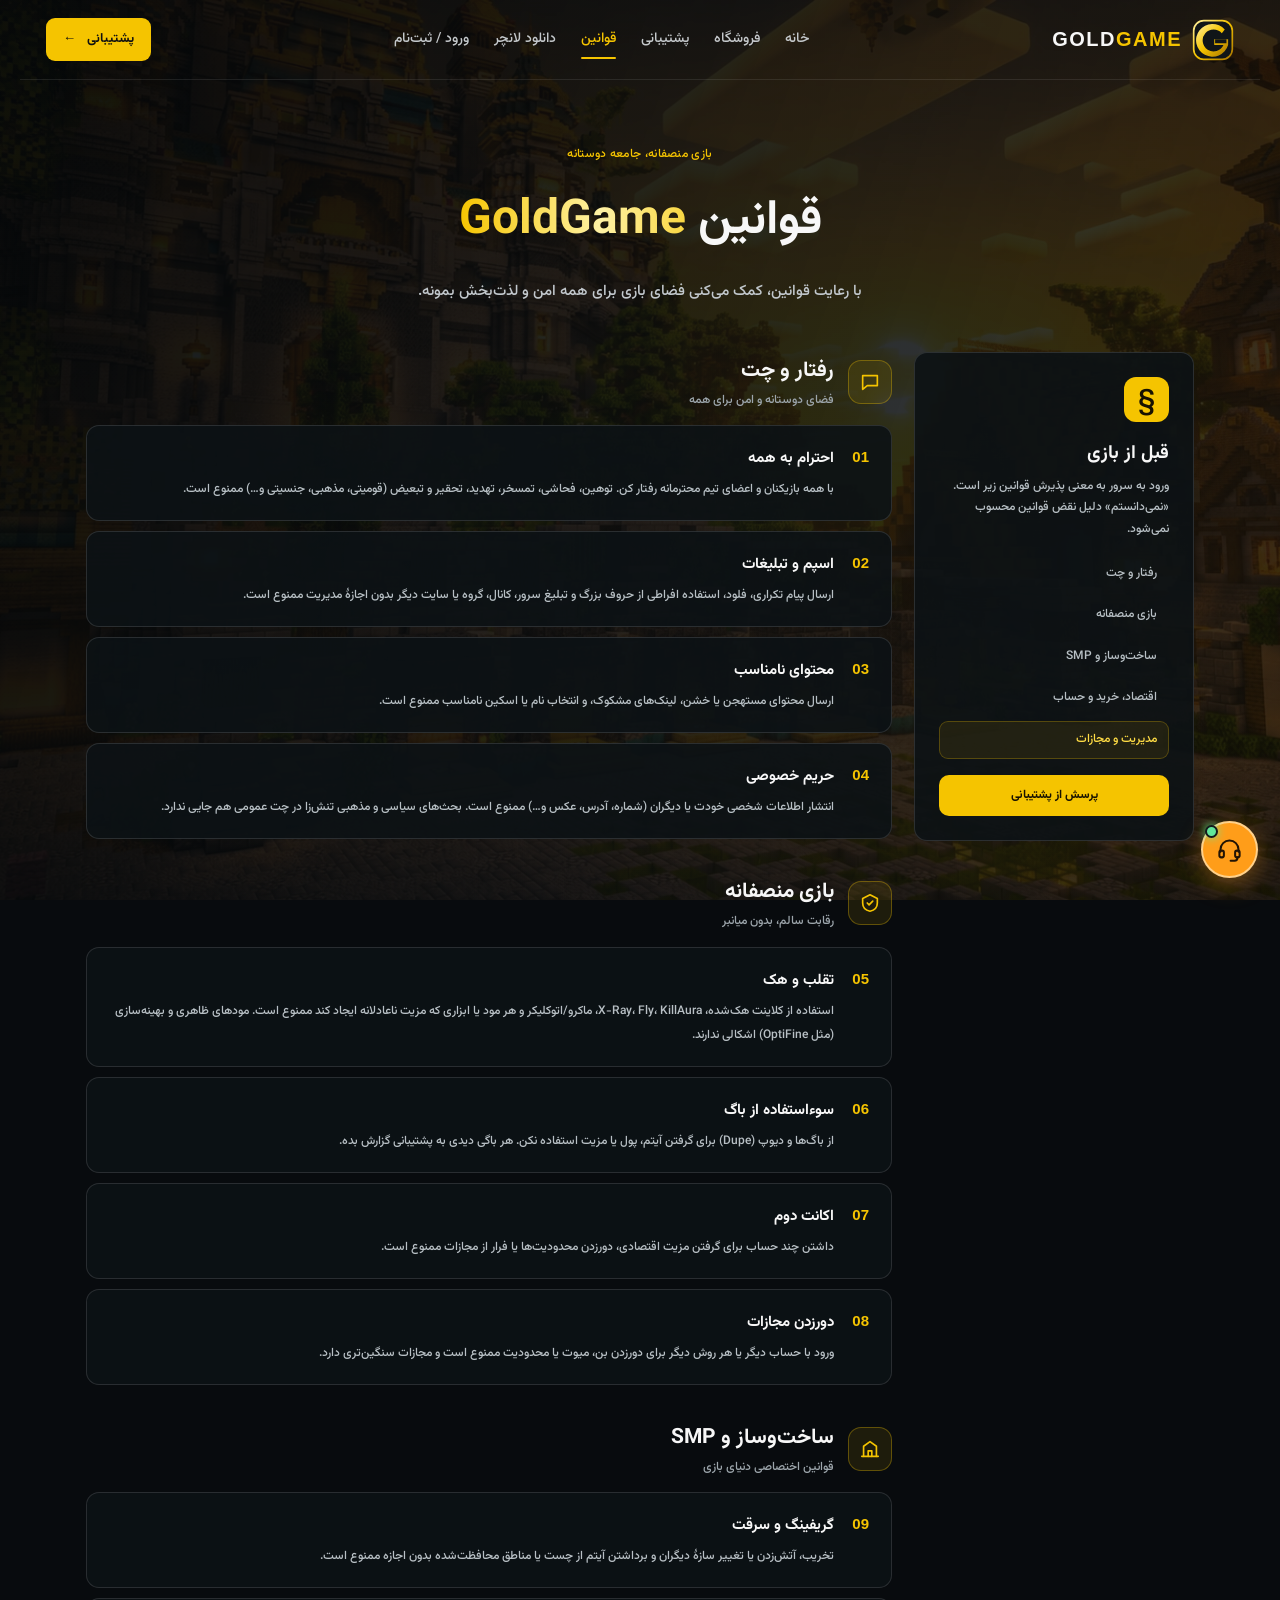
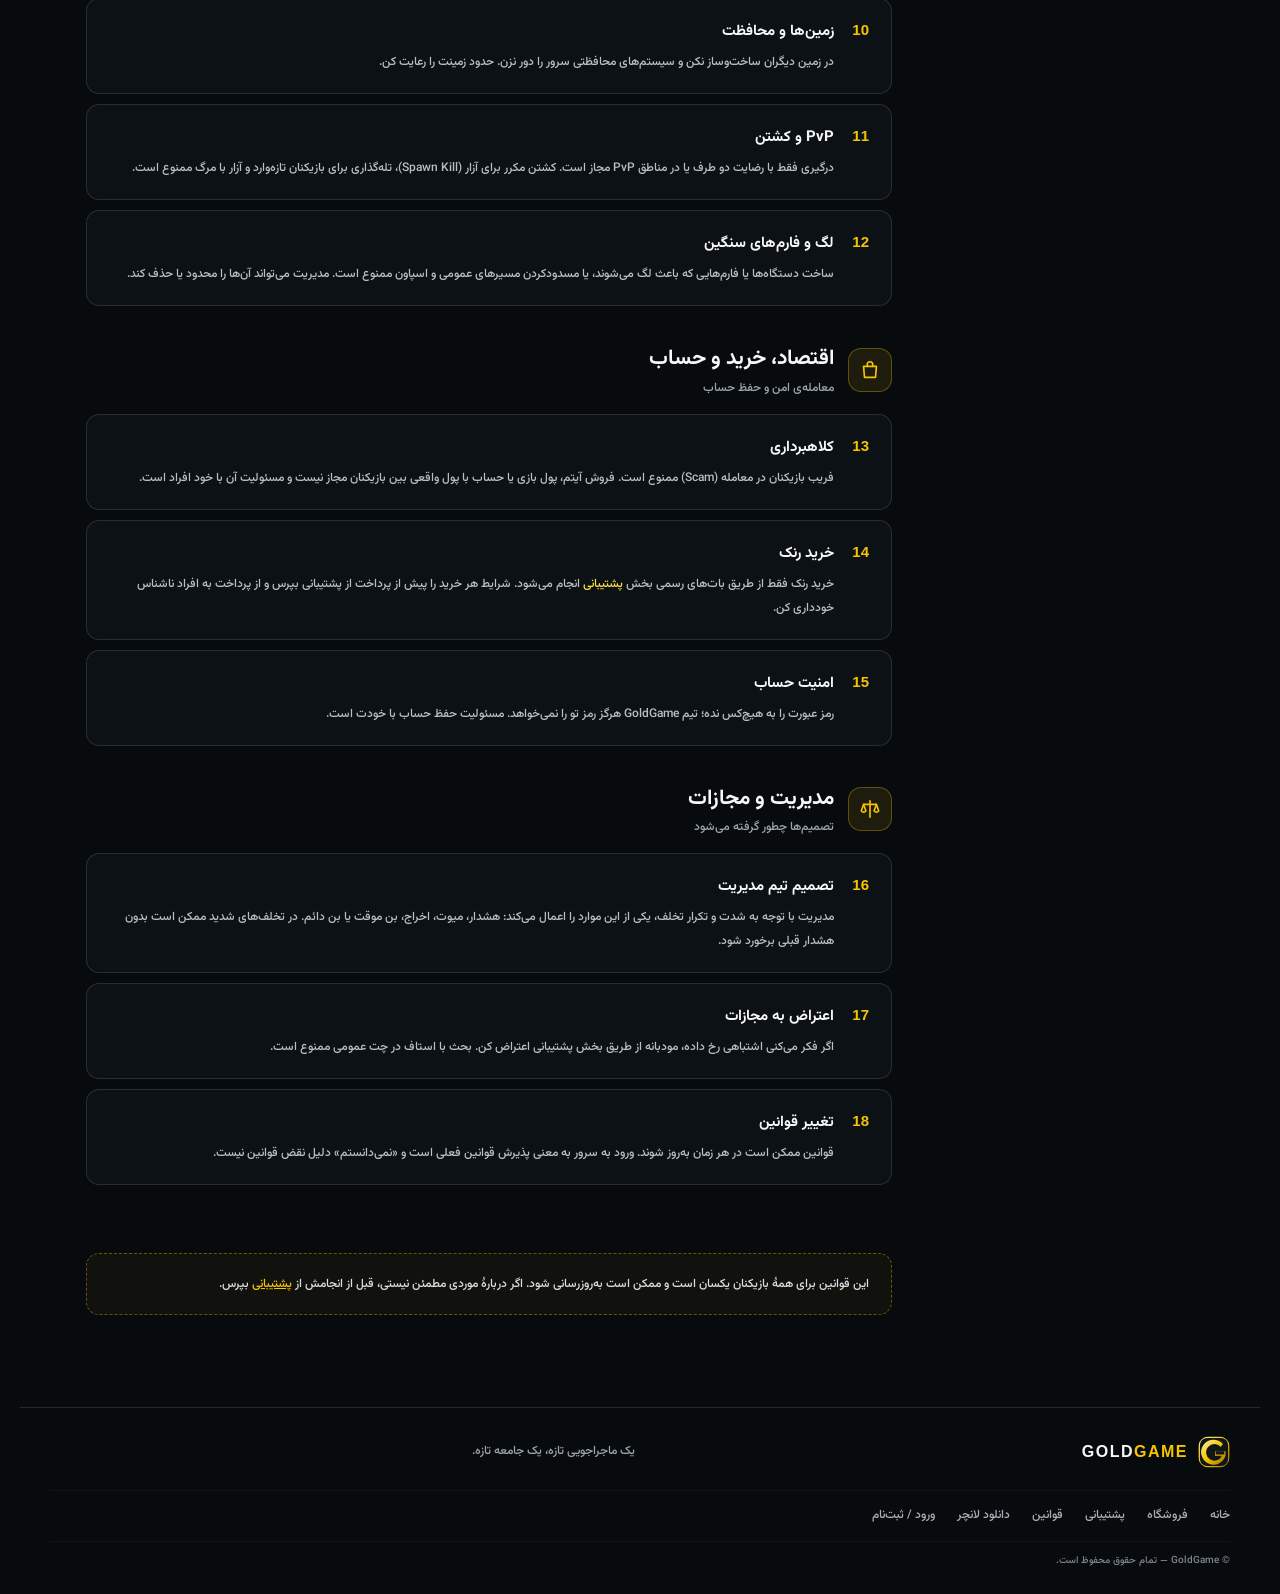
<file: rules.html>
<!doctype html>
<html lang="fa" dir="rtl">
<head>
<meta charset="utf-8">
<meta name="viewport" content="width=device-width,initial-scale=1">
<meta name="theme-color" content="#f5c400">
<meta name="description" content="قوانین سرور ماینکرفت GoldGame">
<title>قوانین | GoldGame</title>
<link rel="icon" href="assets/logo.svg">
<link rel="stylesheet" href="assets/style.css">
<link rel="stylesheet" href="assets/extra.css">
<script>document.documentElement.classList.add('js')</script>

</head>
<body>
<div class="shade"></div>
<header class="topbar">
<a class="brand" href="index.html"><img src="assets/logo.svg" alt="GoldGame"><span>GOLD<span class="gold">GAME</span></span></a>
<button type="button" class="menu-btn" aria-label="باز کردن منو"><svg viewBox="0 0 24 24" aria-hidden="true"><path d="M4 7h16"/><path d="M4 12h16"/><path d="M4 17h16"/></svg></button>
<nav aria-label="منوی اصلی"><a href="index.html">خانه</a><a href="shop.html">فروشگاه</a><a href="support.html">پشتیبانی</a><a class=active href="rules.html">قوانین</a><a href="launcher.html">دانلود لانچر</a><a href="auth.html">ورود / ثبت‌نام</a></nav>
<a class="nav-cta" href="support.html">پشتیبانی <span>←</span></a>
</header>
<main class="inner-page">
<section class="page-hero"><span class="eyebrow">بازی منصفانه، جامعه دوستانه</span><h1>قوانین <span class="gold">GoldGame</span></h1><p>با رعایت قوانین، کمک می‌کنی فضای بازی برای همه امن و لذت‌بخش بمونه.</p></section>
<section class="rules-layout">
<aside class="rules-side"><div class="rules-mark">§</div><h3>قبل از بازی</h3><p>ورود به سرور به معنی پذیرش قوانین زیر است. «نمی‌دانستم» دلیل نقض قوانین محسوب نمی‌شود.</p><div class="side-links"><a href="#g-chat">رفتار و چت</a><a href="#g-fair">بازی منصفانه</a><a href="#g-build">ساخت‌وساز و SMP</a><a href="#g-shop">اقتصاد، خرید و حساب</a><a href="#g-staff">مدیریت و مجازات</a></div><a class="side-cta" href="support.html">پرسش از پشتیبانی</a></aside>
<div class="rules-body">
<div class="rule-group" id="g-chat"><header><span class="g-ico"><svg viewBox="0 0 24 24" aria-hidden="true"><path d="M4 5h16v11H9l-5 4V5Z"/></svg></span><div><h2>رفتار و چت</h2><p>فضای دوستانه و امن برای همه</p></div></header><div class="rules-list">
<article class="rule"><span>01</span><div><h3>احترام به همه</h3><p>با همه بازیکنان و اعضای تیم محترمانه رفتار کن. توهین، فحاشی، تمسخر، تهدید، تحقیر و تبعیض (قومیتی، مذهبی، جنسیتی و…) ممنوع است.</p></div></article>
<article class="rule"><span>02</span><div><h3>اسپم و تبلیغات</h3><p>ارسال پیام تکراری، فلود، استفاده افراطی از حروف بزرگ و تبلیغ سرور، کانال، گروه یا سایت دیگر بدون اجازهٔ مدیریت ممنوع است.</p></div></article>
<article class="rule"><span>03</span><div><h3>محتوای نامناسب</h3><p>ارسال محتوای مستهجن یا خشن، لینک‌های مشکوک، و انتخاب نام یا اسکین نامناسب ممنوع است.</p></div></article>
<article class="rule"><span>04</span><div><h3>حریم خصوصی</h3><p>انتشار اطلاعات شخصی خودت یا دیگران (شماره، آدرس، عکس و…) ممنوع است. بحث‌های سیاسی و مذهبی تنش‌زا در چت عمومی هم جایی ندارد.</p></div></article>
</div></div>
<div class="rule-group" id="g-fair"><header><span class="g-ico"><svg viewBox="0 0 24 24" aria-hidden="true"><path d="M12 3 4 7v5c0 5 3.500 8 8 9 4.500-1 8-4 8-9V7l-8-4Z"/><path d="m9 12 2 2 4-4"/></svg></span><div><h2>بازی منصفانه</h2><p>رقابت سالم، بدون میانبر</p></div></header><div class="rules-list">
<article class="rule"><span>05</span><div><h3>تقلب و هک</h3><p>استفاده از کلاینت هک‌شده، X-Ray، Fly، KillAura، ماکرو/اتوکلیکر و هر مود یا ابزاری که مزیت ناعادلانه ایجاد کند ممنوع است. مودهای ظاهری و بهینه‌سازی (مثل OptiFine) اشکالی ندارند.</p></div></article>
<article class="rule"><span>06</span><div><h3>سوءاستفاده از باگ</h3><p>از باگ‌ها و دیوپ (Dupe) برای گرفتن آیتم، پول یا مزیت استفاده نکن. هر باگی دیدی به پشتیبانی گزارش بده.</p></div></article>
<article class="rule"><span>07</span><div><h3>اکانت دوم</h3><p>داشتن چند حساب برای گرفتن مزیت اقتصادی، دورزدن محدودیت‌ها یا فرار از مجازات ممنوع است.</p></div></article>
<article class="rule"><span>08</span><div><h3>دورزدن مجازات</h3><p>ورود با حساب دیگر یا هر روش دیگر برای دورزدن بن، میوت یا محدودیت ممنوع است و مجازات سنگین‌تری دارد.</p></div></article>
</div></div>
<div class="rule-group" id="g-build"><header><span class="g-ico"><svg viewBox="0 0 24 24" aria-hidden="true"><path d="M3 20h18"/><path d="M5 20V9l7-5 7 5v11"/><path d="M10 20v-6h4v6"/></svg></span><div><h2>ساخت‌وساز و SMP</h2><p>قوانین اختصاصی دنیای بازی</p></div></header><div class="rules-list">
<article class="rule"><span>09</span><div><h3>گریفینگ و سرقت</h3><p>تخریب، آتش‌زدن یا تغییر سازهٔ دیگران و برداشتن آیتم از چست یا مناطق محافظت‌شده بدون اجازه ممنوع است.</p></div></article>
<article class="rule"><span>10</span><div><h3>زمین‌ها و محافظت</h3><p>در زمین دیگران ساخت‌وساز نکن و سیستم‌های محافظتی سرور را دور نزن. حدود زمینت را رعایت کن.</p></div></article>
<article class="rule"><span>11</span><div><h3>PvP و کشتن</h3><p>درگیری فقط با رضایت دو طرف یا در مناطق PvP مجاز است. کشتن مکرر برای آزار (Spawn Kill)، تله‌گذاری برای بازیکنان تازه‌وارد و آزار با مرگ ممنوع است.</p></div></article>
<article class="rule"><span>12</span><div><h3>لگ و فارم‌های سنگین</h3><p>ساخت دستگاه‌ها یا فارم‌هایی که باعث لگ می‌شوند، یا مسدودکردن مسیرهای عمومی و اسپاون ممنوع است. مدیریت می‌تواند آن‌ها را محدود یا حذف کند.</p></div></article>
</div></div>
<div class="rule-group" id="g-shop"><header><span class="g-ico"><svg viewBox="0 0 24 24" aria-hidden="true"><path d="M5 8h14l-1 12H6L5 8Z"/><path d="M9 8V6a3 3 0 0 1 6 0v2"/></svg></span><div><h2>اقتصاد، خرید و حساب</h2><p>معامله‌ی امن و حفظ حساب</p></div></header><div class="rules-list">
<article class="rule"><span>13</span><div><h3>کلاهبرداری</h3><p>فریب بازیکنان در معامله (Scam) ممنوع است. فروش آیتم، پول بازی یا حساب با پول واقعی بین بازیکنان مجاز نیست و مسئولیت آن با خود افراد است.</p></div></article>
<article class="rule"><span>14</span><div><h3>خرید رنک</h3><p>خرید رنک فقط از طریق بات‌های رسمی بخش <a href="support.html"><em>پشتیبانی</em></a> انجام می‌شود. شرایط هر خرید را پیش از پرداخت از پشتیبانی بپرس و از پرداخت به افراد ناشناس خودداری کن.</p></div></article>
<article class="rule"><span>15</span><div><h3>امنیت حساب</h3><p>رمز عبورت را به هیچ‌کس نده؛ تیم GoldGame هرگز رمز تو را نمی‌خواهد. مسئولیت حفظ حساب با خودت است.</p></div></article>
</div></div>
<div class="rule-group" id="g-staff"><header><span class="g-ico"><svg viewBox="0 0 24 24" aria-hidden="true"><path d="M12 3v18"/><path d="M5 7h14"/><path d="M5 7 2.500 14a3 3 0 0 0 5 0L5 7Z"/><path d="m19 7-2.500 7a3 3 0 0 0 5 0L19 7Z"/></svg></span><div><h2>مدیریت و مجازات</h2><p>تصمیم‌ها چطور گرفته می‌شود</p></div></header><div class="rules-list">
<article class="rule"><span>16</span><div><h3>تصمیم تیم مدیریت</h3><p>مدیریت با توجه به شدت و تکرار تخلف، یکی از این موارد را اعمال می‌کند: هشدار، میوت، اخراج، بن موقت یا بن دائم. در تخلف‌های شدید ممکن است بدون هشدار قبلی برخورد شود.</p></div></article>
<article class="rule"><span>17</span><div><h3>اعتراض به مجازات</h3><p>اگر فکر می‌کنی اشتباهی رخ داده، مودبانه از طریق بخش پشتیبانی اعتراض کن. بحث با استاف در چت عمومی ممنوع است.</p></div></article>
<article class="rule"><span>18</span><div><h3>تغییر قوانین</h3><p>قوانین ممکن است در هر زمان به‌روز شوند. ورود به سرور به معنی پذیرش قوانین فعلی است و «نمی‌دانستم» دلیل نقض قوانین نیست.</p></div></article>
</div></div>
<p class="rules-end">این قوانین برای همهٔ بازیکنان یکسان است و ممکن است به‌روزرسانی شود. اگر دربارهٔ موردی مطمئن نیستی، قبل از انجامش از <a href="support.html" style="color:var(--gold);text-decoration:underline">پشتیبانی</a> بپرس.</p>
</div>
</section>
</main>
<footer>
<a class="brand footer-brand" href="index.html"><img src="assets/logo.svg" alt=""><span>GOLD<span class="gold">GAME</span></span></a>
<p>یک ماجراجویی تازه، یک جامعه تازه.</p>
<div class="footer-links"><a href="index.html">خانه</a><a href="shop.html">فروشگاه</a><a href="support.html">پشتیبانی</a><a href="rules.html">قوانین</a><a href="launcher.html">دانلود لانچر</a><a href="auth.html">ورود / ثبت‌نام</a></div>
<small>© GoldGame — تمام حقوق محفوظ است.</small>
</footer>
<a class="support-fab" href="support.html" aria-label="رفتن به بخش پشتیبانی" title="پشتیبانی GoldGame"><span class="fab-label">پشتیبانی</span><i class="fab-dot"></i><svg viewBox="0 0 24 24" aria-hidden="true"><path d="M4 14v-2a8 8 0 0 1 16 0v2"/><rect x="3" y="13" width="4" height="6" rx="1.6"/><rect x="17" y="13" width="4" height="6" rx="1.6"/><path d="M19 19v.5a2.5 2.5 0 0 1-2.5 2.5H13"/></svg></a>
<div class="toast" role="status"></div>
<script src="assets/app.js"></script>
</body>
</html>
</file>
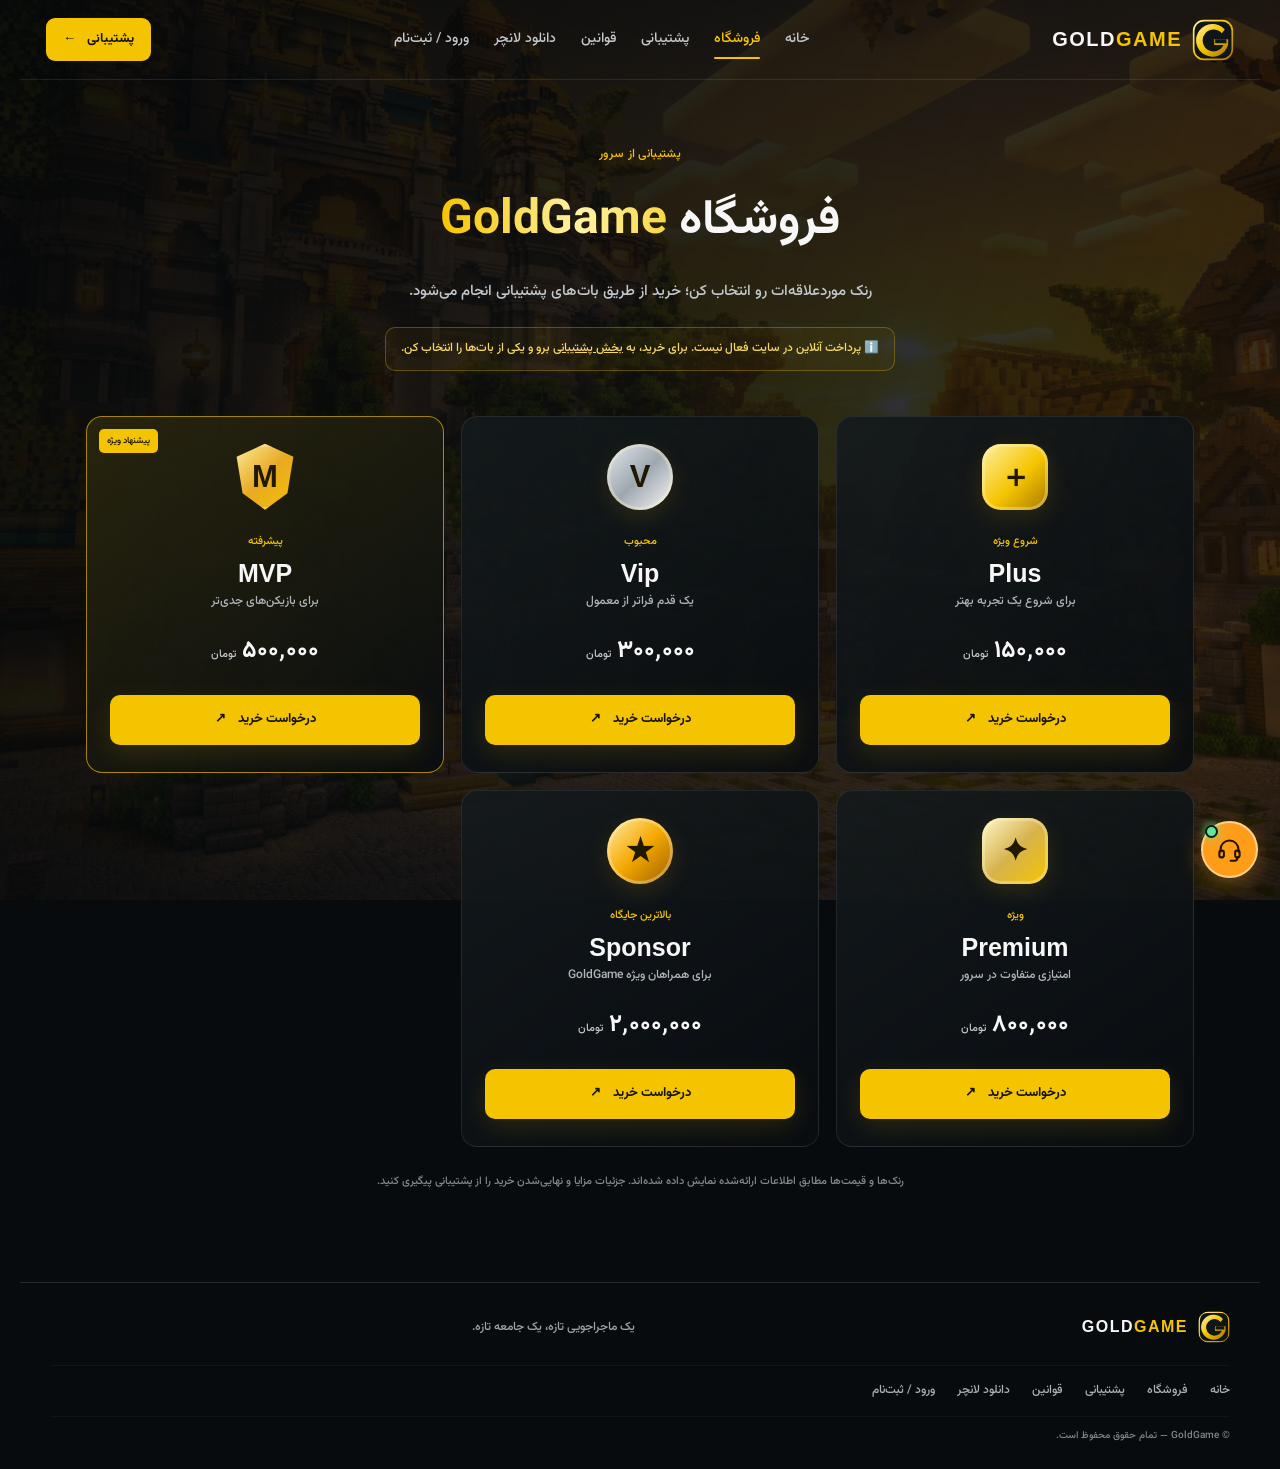
<file: shop.html>
<!doctype html>
<html lang="fa" dir="rtl">
<head>
<meta charset="utf-8">
<meta name="viewport" content="width=device-width,initial-scale=1">
<meta name="theme-color" content="#f5c400">
<meta name="description" content="رنک‌های GoldGame: Plus، Vip، MVP، Premium و Sponsor">
<title>فروشگاه | GoldGame</title>
<link rel="icon" href="assets/logo.svg">
<link rel="stylesheet" href="assets/style.css">
<link rel="stylesheet" href="assets/extra.css">
<script>document.documentElement.classList.add('js')</script>

</head>
<body>
<div class="shade"></div>
<header class="topbar">
<a class="brand" href="index.html"><img src="assets/logo.svg" alt="GoldGame"><span>GOLD<span class="gold">GAME</span></span></a>
<button type="button" class="menu-btn" aria-label="باز کردن منو"><svg viewBox="0 0 24 24" aria-hidden="true"><path d="M4 7h16"/><path d="M4 12h16"/><path d="M4 17h16"/></svg></button>
<nav aria-label="منوی اصلی"><a href="index.html">خانه</a><a class=active href="shop.html">فروشگاه</a><a href="support.html">پشتیبانی</a><a href="rules.html">قوانین</a><a href="launcher.html">دانلود لانچر</a><a href="auth.html">ورود / ثبت‌نام</a></nav>
<a class="nav-cta" href="support.html">پشتیبانی <span>←</span></a>
</header>
<main class="inner-page">
<section class="page-hero"><span class="eyebrow">پشتیبانی از سرور</span><h1>فروشگاه <span class="gold">GoldGame</span></h1><p>رنک موردعلاقه‌ات رو انتخاب کن؛ خرید از طریق بات‌های پشتیبانی انجام می‌شود.</p><div class="notice">ℹ️ پرداخت آنلاین در سایت فعال نیست. برای خرید، به <a href="support.html" style="text-decoration:underline">بخش پشتیبانی</a> برو و یکی از بات‌ها را انتخاب کن.</div></section>
<section class="rank-grid">
<article class="rank-card "><div class="rank-logo logo-plus">＋</div><span class="rank-label">شروع ویژه</span><h2>Plus</h2><p class="rank-desc">برای شروع یک تجربه بهتر</p><div class="price">۱۵۰٬۰۰۰ <small>تومان</small></div><button type="button" class="btn primary rank-buy" data-rank="Plus" data-price="۱۵۰٬۰۰۰ تومان">درخواست خرید <span>↗</span></button></article>
<article class="rank-card "><div class="rank-logo logo-vip">V</div><span class="rank-label">محبوب</span><h2>Vip</h2><p class="rank-desc">یک قدم فراتر از معمول</p><div class="price">۳۰۰٬۰۰۰ <small>تومان</small></div><button type="button" class="btn primary rank-buy" data-rank="Vip" data-price="۳۰۰٬۰۰۰ تومان">درخواست خرید <span>↗</span></button></article>
<article class="rank-card featured"><div class="popular-pill">پیشنهاد ویژه</div><div class="rank-logo logo-mvp">M</div><span class="rank-label">پیشرفته</span><h2>MVP</h2><p class="rank-desc">برای بازیکن‌های جدی‌تر</p><div class="price">۵۰۰٬۰۰۰ <small>تومان</small></div><button type="button" class="btn primary rank-buy" data-rank="MVP" data-price="۵۰۰٬۰۰۰ تومان">درخواست خرید <span>↗</span></button></article>
<article class="rank-card "><div class="rank-logo logo-premium">✦</div><span class="rank-label">ویژه</span><h2>Premium</h2><p class="rank-desc">امتیازی متفاوت در سرور</p><div class="price">۸۰۰٬۰۰۰ <small>تومان</small></div><button type="button" class="btn primary rank-buy" data-rank="Premium" data-price="۸۰۰٬۰۰۰ تومان">درخواست خرید <span>↗</span></button></article>
<article class="rank-card sponsor-card"><div class="rank-logo logo-sponsor">★</div><span class="rank-label">بالاترین جایگاه</span><h2>Sponsor</h2><p class="rank-desc">برای همراهان ویژه GoldGame</p><div class="price">۲٬۰۰۰٬۰۰۰ <small>تومان</small></div><button type="button" class="btn primary rank-buy" data-rank="Sponsor" data-price="۲٬۰۰۰٬۰۰۰ تومان">درخواست خرید <span>↗</span></button></article>
</section>
<p class="fine-print">رنک‌ها و قیمت‌ها مطابق اطلاعات ارائه‌شده نمایش داده شده‌اند. جزئیات مزایا و نهایی‌شدن خرید را از پشتیبانی پیگیری کنید.</p>
</main>
<footer>
<a class="brand footer-brand" href="index.html"><img src="assets/logo.svg" alt=""><span>GOLD<span class="gold">GAME</span></span></a>
<p>یک ماجراجویی تازه، یک جامعه تازه.</p>
<div class="footer-links"><a href="index.html">خانه</a><a href="shop.html">فروشگاه</a><a href="support.html">پشتیبانی</a><a href="rules.html">قوانین</a><a href="launcher.html">دانلود لانچر</a><a href="auth.html">ورود / ثبت‌نام</a></div>
<small>© GoldGame — تمام حقوق محفوظ است.</small>
</footer>
<a class="support-fab" href="support.html" aria-label="رفتن به بخش پشتیبانی" title="پشتیبانی GoldGame"><span class="fab-label">پشتیبانی</span><i class="fab-dot"></i><svg viewBox="0 0 24 24" aria-hidden="true"><path d="M4 14v-2a8 8 0 0 1 16 0v2"/><rect x="3" y="13" width="4" height="6" rx="1.6"/><rect x="17" y="13" width="4" height="6" rx="1.6"/><path d="M19 19v.5a2.5 2.5 0 0 1-2.5 2.5H13"/></svg></a>
<div class="toast" role="status"></div>
<dialog class="buy-dialog" id="buyDialog">
<form method="dialog" class="dialog-close"><button aria-label="بستن">×</button></form>
<div class="rank-logo dialog-logo">G</div>
<span class="eyebrow">درخواست خرید رنک</span>
<h2 id="dialogTitle">GoldGame</h2>
<p id="dialogDescription">نام داخل بازی‌ات را وارد کن تا متن درخواست خرید آماده شود.</p>
<label for="playerName">نام بازیکن در ماینکرفت</label>
<input id="playerName" maxlength="32" autocomplete="off" autocapitalize="off" autocorrect="off" spellcheck="false" placeholder="مثلاً GoldPlayer">
<p class="field-error" id="nameError" role="alert" hidden></p>
<div class="dialog-fail" id="failBox" hidden>
<strong>خرید رو از بات پشتیبانی انجام بده</strong>
<p>متن خرید برای این نام ساخته نمی‌شود. برو داخل بات پشتیبانی و همان‌جا خریدت رو انجام بده؛ در بخش پشتیبانی برنامهٔ دلخواهت (روبیکا، تلگرام یا بله) رو انتخاب کن.</p>
<a class="btn primary" id="failSupport" href="support.html">رفتن به بخش پشتیبانی <span>←</span></a>
</div>
<button type="button" class="btn primary" id="makeRequest">ساخت پیام پشتیبانی <span>↗</span></button>
<textarea id="requestText" rows="7" readonly hidden></textarea>
<button type="button" class="btn secondary" id="copyRequest" hidden>کپی متن درخواست <span>⧉</span></button>
<a class="btn primary" id="openSupport" href="support.html" hidden>رفتن به بخش پشتیبانی <span>←</span></a>
<small class="dialog-note">این سایت پرداختی انجام نمی‌دهد؛ خرید فقط از طریق بات‌های پشتیبانی انجام می‌شود.</small>
</dialog>
<script src="assets/app.js"></script>
</body>
</html>
</file>
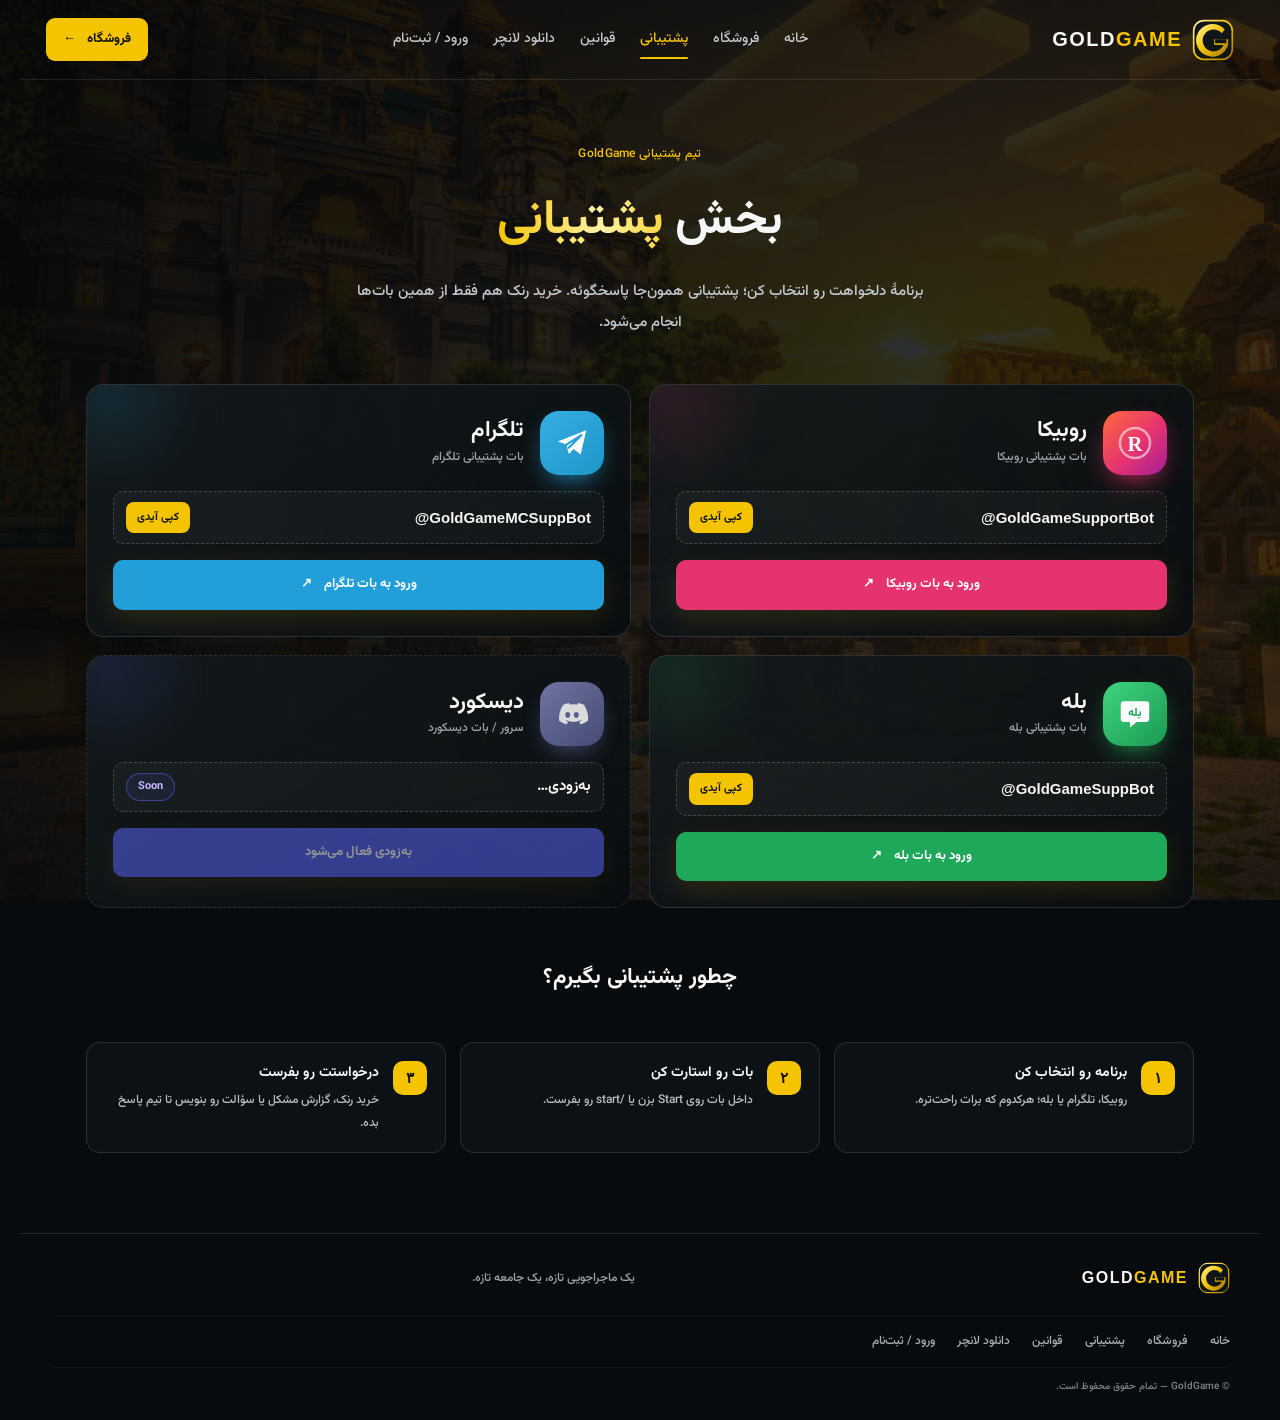
<file: support.html>
<!doctype html>
<html lang="fa" dir="rtl">
<head>
<meta charset="utf-8">
<meta name="viewport" content="width=device-width,initial-scale=1">
<meta name="theme-color" content="#f5c400">
<meta name="description" content="ارتباط با پشتیبانی GoldGame از طریق روبیکا، تلگرام، بله و دیسکورد">
<title>پشتیبانی | GoldGame</title>
<link rel="icon" href="assets/logo.svg">
<link rel="stylesheet" href="assets/style.css">
<link rel="stylesheet" href="assets/extra.css">
<script>document.documentElement.classList.add('js')</script>

</head>
<body>
<div class="shade"></div>
<header class="topbar">
<a class="brand" href="index.html"><img src="assets/logo.svg" alt="GoldGame"><span>GOLD<span class="gold">GAME</span></span></a>
<button type="button" class="menu-btn" aria-label="باز کردن منو"><svg viewBox="0 0 24 24" aria-hidden="true"><path d="M4 7h16"/><path d="M4 12h16"/><path d="M4 17h16"/></svg></button>
<nav aria-label="منوی اصلی"><a href="index.html">خانه</a><a href="shop.html">فروشگاه</a><a class=active href="support.html">پشتیبانی</a><a href="rules.html">قوانین</a><a href="launcher.html">دانلود لانچر</a><a href="auth.html">ورود / ثبت‌نام</a></nav>
<a class="nav-cta" href="shop.html">فروشگاه <span>←</span></a>
</header>
<main class="inner-page">
<section class="page-hero"><span class="eyebrow">تیم پشتیبانی GoldGame</span><h1>بخش <span class="gold">پشتیبانی</span></h1><p>برنامهٔ دلخواهت رو انتخاب کن؛ پشتیبانی همون‌جا پاسخگوئه. خرید رنک هم فقط از همین بات‌ها انجام می‌شود.</p></section>
<div class="rank-banner" id="rankBanner" hidden><span class="rb-ico">★</span><div>می‌خوای رنک <b id="rankBannerName"></b> بخری؟ یکی از برنامه‌های پایین رو انتخاب کن، داخل بات <b>/start</b> رو بزن و درخواستت رو بفرست.</div></div>
<section class="support-grid">
<article class="support-card" style="--brand:#e5336f">
<div class="sc-head"><div class="sc-icon" style="background:linear-gradient(135deg,#ff6a3d,#e5336f 55%,#a31e9c)"><svg viewBox="0 0 24 24" aria-hidden="true"><circle cx="12" cy="12" r="9.500" fill="none" stroke="#fff" stroke-width="1.600" opacity=".55"/><text x="12" y="16.800" text-anchor="middle" font-size="13" font-weight="900" fill="#fff" style="font-family:Georgia,serif">R</text></svg></div><div><h2>روبیکا</h2><small>بات پشتیبانی روبیکا</small></div></div>
<div class="sc-handle"><strong>@GoldGameSupportBot</strong><button type="button" data-copy="@GoldGameSupportBot">کپی آیدی</button></div>
<a class="btn primary" href="https://rubika.ir/GoldGameSupportBot" target="_blank" rel="noopener">ورود به بات روبیکا <span>↗</span></a>
</article>
<article class="support-card" style="--brand:#229ED9">
<div class="sc-head"><div class="sc-icon" style="background:linear-gradient(135deg,#37aee2,#1e96c8)"><svg viewBox="0 0 24 24" aria-hidden="true"><path d="M21 4 3 11l5.5 2L10 19l3-3.2 4.5 3.4Z" fill="#fff"/><path d="M8.5 13 18 7l-8 8" stroke="#229ED9" stroke-width="1.3" fill="none" stroke-linejoin="round" stroke-linecap="round"/></svg></div><div><h2>تلگرام</h2><small>بات پشتیبانی تلگرام</small></div></div>
<div class="sc-handle"><strong>@GoldGameMCSuppBot</strong><button type="button" data-copy="@GoldGameMCSuppBot">کپی آیدی</button></div>
<a class="btn primary" href="https://t.me/GoldGameMCSuppBot" target="_blank" rel="noopener">ورود به بات تلگرام <span>↗</span></a>
</article>
<article class="support-card" style="--brand:#1fa85a">
<div class="sc-head"><div class="sc-icon" style="background:linear-gradient(135deg,#3fd47f,#1b9a52)"><svg viewBox="0 0 24 24" aria-hidden="true"><path d="M5 4h14a2 2 0 0 1 2 2v9a2 2 0 0 1-2 2h-6l-4.200 3.600V17H5a2 2 0 0 1-2-2V6a2 2 0 0 1 2-2Z" fill="#fff"/><text x="12" y="13.400" text-anchor="middle" font-size="7.500" font-weight="800" fill="#1fa85a" style="font-family:inherit">بله</text></svg></div><div><h2>بله</h2><small>بات پشتیبانی بله</small></div></div>
<div class="sc-handle"><strong>@GoldGameSuppBot</strong><button type="button" data-copy="@GoldGameSuppBot">کپی آیدی</button></div>
<a class="btn primary" href="https://ble.ir/GoldGameSuppBot" target="_blank" rel="noopener">ورود به بات بله <span>↗</span></a>
</article>
<article class="support-card soon" style="--brand:#5865F2">
<div class="sc-head"><div class="sc-icon" style="background:linear-gradient(135deg,#7983f5,#4752c4)"><svg viewBox="0 0 24 24" aria-hidden="true"><path fill="#fff" fill-rule="evenodd" d="M19.5 6.2A15 15 0 0 0 15.8 5l-.5 1a13.8 13.8 0 0 0-4.6 0l-.5-1a15 15 0 0 0-3.7 1.2C4.2 9.6 3.6 13 3.9 16.3A15 15 0 0 0 8.5 18.6l1-1.6a9.8 9.8 0 0 1-1.5-.7l.4-.3a10.7 10.7 0 0 0 9.2 0l.4.3c-.5.3-1 .5-1.5.7l1 1.6a15 15 0 0 0 4.600-2.300c.4-3.800-.6-7.100-2.500-10.100ZM9.300 14.400c-.9 0-1.600-.8-1.600-1.800s.7-1.800 1.600-1.800 1.600.8 1.600 1.800-.7 1.800-1.600 1.800Zm5.400 0c-.9 0-1.600-.8-1.600-1.800s.7-1.800 1.600-1.800 1.600.8 1.600 1.800-.7 1.800-1.600 1.800Z"/></svg></div><div><h2>دیسکورد</h2><small>سرور / بات دیسکورد</small></div></div>
<div class="sc-handle"><strong style="font-family:inherit;direction:rtl">به‌زودی…</strong><span class="soon-pill">Soon</span></div>
<span class="btn primary" aria-disabled="true">به‌زودی فعال می‌شود</span>
</article>
</section>
<h2 class="steps-title">چطور پشتیبانی بگیرم؟</h2>
<section class="steps">
<div class="step"><b>۱</b><div><h3>برنامه رو انتخاب کن</h3><p>روبیکا، تلگرام یا بله؛ هرکدوم که برات راحت‌تره.</p></div></div>
<div class="step"><b>۲</b><div><h3>بات رو استارت کن</h3><p>داخل بات روی Start بزن یا /start رو بفرست.</p></div></div>
<div class="step"><b>۳</b><div><h3>درخواستت رو بفرست</h3><p>خرید رنک، گزارش مشکل یا سؤالت رو بنویس تا تیم پاسخ بده.</p></div></div>
</section>
</main>
<footer>
<a class="brand footer-brand" href="index.html"><img src="assets/logo.svg" alt=""><span>GOLD<span class="gold">GAME</span></span></a>
<p>یک ماجراجویی تازه، یک جامعه تازه.</p>
<div class="footer-links"><a href="index.html">خانه</a><a href="shop.html">فروشگاه</a><a href="support.html">پشتیبانی</a><a href="rules.html">قوانین</a><a href="launcher.html">دانلود لانچر</a><a href="auth.html">ورود / ثبت‌نام</a></div>
<small>© GoldGame — تمام حقوق محفوظ است.</small>
</footer>
<div class="toast" role="status"></div>
<script src="assets/app.js"></script>
</body>
</html>
</file>
<file: assets/style.css>
@font-face{font-family:Vazir;src:url('Vazirmatn-Medium.ttf')}@font-face{font-family:Vazir;src:url('Vazirmatn-Bold.ttf');font-weight:800}:root{--gold:#f5c400;--gold2:#ffdc45;--orange:#ff9d19;--ink:#080b0e;--panel:rgba(12,17,21,.86);--muted:#b8bec4;--line:rgba(255,255,255,.12)}*{box-sizing:border-box}html{scroll-behavior:smooth}body{margin:0;background:#080b0e url('background.webp') center top/cover fixed no-repeat;color:#f7f7f7;font-family:Vazir,Tahoma,sans-serif;min-height:100vh;line-height:1.8}a{color:inherit;text-decoration:none}button,input,textarea{font:inherit}.shade{position:fixed;inset:0;background:linear-gradient(110deg,rgba(4,7,9,.94),rgba(5,9,12,.86) 55%,rgba(10,10,6,.78));z-index:-1;pointer-events:none}.topbar{max-width:1240px;margin:0 auto;padding:18px 26px;display:flex;align-items:center;gap:30px;border-bottom:1px solid rgba(255,255,255,.09)}.brand{display:flex;align-items:center;gap:10px;font:800 20px Arial,sans-serif;letter-spacing:1.5px;white-space:nowrap}.brand img{width:42px;height:42px;object-fit:contain;border-radius:12px}.gold{color:var(--gold)}nav{display:flex;gap:25px;margin-inline:auto;color:#c4c8cb;font-size:14px}nav a{transition:.2s}nav a:hover,nav a.active{color:var(--gold)}.nav-cta{font-size:13px;color:#101010;background:var(--gold);padding:10px 17px;border-radius:9px;font-weight:800;white-space:nowrap}.nav-cta span{margin-right:8px}.menu-btn{display:none;background:none;color:white;border:0;font-size:25px}.hero{max-width:1240px;margin:auto;min-height:580px;padding:76px 36px 55px;display:grid;grid-template-columns:1.1fr .9fr;align-items:center;gap:35px}.eyebrow{display:inline-flex;align-items:center;gap:9px;color:var(--gold);font-size:12px;letter-spacing:.3px}.eyebrow i{display:inline-block;width:7px;height:7px;border-radius:50%;background:var(--gold);box-shadow:0 0 14px var(--gold)}h1,h2,h3,p{margin-top:0}.hero h1{font-size:clamp(38px,5vw,64px);line-height:1.3;margin:18px 0;font-weight:800;letter-spacing:-1.5px}.hero-copy>p,.page-hero>p{max-width:570px;color:#c2c8cd;font-size:15px;line-height:2.1}.hero-actions{display:flex;gap:12px;flex-wrap:wrap;margin:27px 0}.btn{display:inline-flex;align-items:center;justify-content:center;gap:12px;border:1px solid transparent;border-radius:10px;padding:12px 19px;font-weight:800;font-size:13px;cursor:pointer;transition:transform .2s,background .2s,border-color .2s}.btn:hover{transform:translateY(-2px)}.btn.primary{background:var(--gold);color:#15130a;box-shadow:0 8px 26px #f5c40021}.btn.primary:hover{background:var(--gold2)}.btn.secondary{border-color:#ffffff30;color:#f6f6f6;background:#ffffff08}.btn.secondary:hover{border-color:var(--gold);color:var(--gold)}.server-address{display:inline-flex;align-items:center;gap:13px;border:1px solid var(--line);background:#090d10b8;border-radius:12px;padding:12px 16px;min-width:300px}.pulse{width:9px;height:9px;background:#62e69b;border-radius:50%;box-shadow:0 0 13px #62e69b}.server-address div{display:flex;flex-direction:column}.server-address small{font-size:10px;color:#9da6ac}.server-address strong{font:700 14px Arial,sans-serif;letter-spacing:.3px}.online-label{margin-right:auto;font:700 9px Arial,sans-serif;color:var(--gold);border:1px solid #f5c40050;padding:4px 6px;border-radius:5px}.hero-art{min-height:360px;position:relative;display:grid;place-items:center}.gold-emblem{width:245px;height:245px;border-radius:50%;display:flex;flex-direction:column;justify-content:center;align-items:center;background:radial-gradient(circle at 30% 20%,#fff2a4,#f5c400 34%,#8d6500 75%,#29200a);box-shadow:0 0 70px #f5c40030,inset 0 0 0 9px #fff5a355,inset 0 0 0 15px #392a0d;border:2px solid #ffdf58;transform:rotate(-8deg)}.gold-emblem span{font:900 120px Georgia,serif;color:#17130a;text-shadow:2px 4px #fff4a7;line-height:1}.gold-emblem b{font:900 15px Arial,sans-serif;color:#211a05;letter-spacing:3px}.gold-emblem small{font:700 7px Arial,sans-serif;color:#342805;letter-spacing:2px;margin-top:4px}.orbit{position:absolute;width:350px;height:350px;border:1px solid #f5c4002c;border-radius:50%;transform:rotate(-25deg) scaleY(.5)}.orbit-two{width:440px;height:440px;transform:rotate(38deg) scaleY(.38);border-color:#ffffff18}.float-card{position:absolute;background:#11171bd9;border:1px solid #ffffff20;border-radius:10px;padding:10px 14px;font-size:13px;box-shadow:0 15px 35px #0006}.float-card:first-letter{color:var(--gold)}.float-card span{margin-right:7px}.card-a{top:44px;right:0}.card-b{bottom:45px;left:0}.section{max-width:1240px;margin:0 auto;padding:48px 36px}.section-head{display:flex;align-items:end;justify-content:space-between;margin-bottom:25px}.section-head h2,.join-banner h2{font-size:30px;margin:8px 0 0}.section-head p{color:var(--muted);font-size:13px;margin-bottom:5px}.mode-grid{display:grid;grid-template-columns:repeat(3,1fr);gap:17px}.mode-card{min-height:245px;padding:25px;border:1px solid var(--line);border-radius:15px;background:linear-gradient(145deg,#151a1dce,#080b0ddd);position:relative;overflow:hidden;transition:.25s}.mode-card:hover{border-color:#f5c40080;transform:translateY(-4px)}.mode-card:after{content:'';position:absolute;width:160px;height:160px;border:1px solid #f5c40024;border-radius:50%;left:-45px;bottom:-70px;box-shadow:0 0 0 20px #f5c40008,0 0 0 40px #f5c40005}.mode-icon{width:48px;height:48px;border-radius:12px;background:#f5c40017;border:1px solid #f5c40050;color:var(--gold);display:grid;place-items:center;font:800 25px Arial,sans-serif;margin-bottom:18px}.mode-tag{font:700 9px Arial,sans-serif;letter-spacing:1px;color:#a7adb2}.mode-card h3{font:800 28px Arial,sans-serif;margin:6px 0}.mode-card p{font-size:12px;color:#b8bec4;max-width:260px}.mode-arrow{position:absolute;left:22px;bottom:18px;color:var(--gold);font-size:20px}.join-banner{max-width:1168px;margin:35px auto 80px;padding:30px 34px;border-radius:17px;border:1px solid #f5c40045;background:linear-gradient(105deg,#f5c40012,#111619e8);display:flex;justify-content:space-between;align-items:center;gap:25px}.join-banner h2{margin:4px 0}.join-banner p{color:#c1c6ca;font-size:13px;margin:0}.join-banner .btn{white-space:nowrap}footer{border-top:1px solid var(--line);max-width:1240px;margin:auto;padding:28px 30px 24px;display:grid;grid-template-columns:1fr 1fr;align-items:center;gap:10px}footer p{color:#9ca4aa;font-size:12px;margin:0}footer small{font-size:10px;color:#7d858b}.footer-brand{font-size:16px}.footer-brand img{width:32px;height:32px}.footer-links{grid-column:1/-1;display:flex;gap:22px;color:#aab0b4;font-size:12px;padding:14px 0;border-top:1px solid #ffffff0b;border-bottom:1px solid #ffffff0b;margin-top:12px}.footer-links a:hover{color:var(--gold)}.support-fab{position:fixed;right:22px;bottom:22px;width:57px;height:57px;border-radius:50%;display:grid;place-items:center;background:var(--orange);box-shadow:0 6px 25px #ff9d1960;border:2px solid #ffd18b;z-index:10;transition:.2s}.support-fab:hover{transform:scale(1.08);background:#ffb13b}.support-fab svg{width:27px;height:27px;fill:none;stroke:#211304;stroke-width:1.8;stroke-linecap:round;stroke-linejoin:round}.toast{position:fixed;bottom:90px;left:22px;background:#14191c;border:1px solid #f5c40077;color:white;border-radius:9px;padding:10px 15px;font-size:12px;opacity:0;transform:translateY(8px);transition:.25s;pointer-events:none;z-index:30}.toast.show{opacity:1;transform:none}.inner-page{max-width:1160px;margin:0 auto;padding:60px 26px 80px}.page-hero{text-align:center;max-width:760px;margin:0 auto 45px}.page-hero h1{font-size:clamp(34px,4vw,48px);margin:10px 0}.page-hero>p{margin:0 auto}.notice{display:inline-block;margin-top:20px;border:1px solid #f5c4004d;background:#f5c4000c;color:#f6d966;border-radius:10px;padding:10px 15px;font-size:12px}.rank-grid{display:grid;grid-template-columns:repeat(3,1fr);gap:17px}.rank-card{position:relative;background:linear-gradient(145deg,#141a1de8,#090d10ed);border:1px solid #ffffff18;border-radius:16px;padding:27px 23px;text-align:center;transition:.2s;overflow:hidden}.rank-card:hover{border-color:#f5c40088;transform:translateY(-3px)}.rank-card.featured{border-color:#f5c400a3;background:linear-gradient(145deg,#2a260ee8,#090d10f0)}.rank-logo{width:66px;height:66px;border-radius:19px;display:grid;place-items:center;margin:0 auto 17px;background:linear-gradient(135deg,#fff0a2,#f5c400 55%,#a87800);color:#201900;font:900 31px Arial,sans-serif;box-shadow:inset 0 0 0 3px #fff7c755,0 7px 23px #f5c40020}.logo-vip{border-radius:50%;background:linear-gradient(135deg,#e5e9ed,#9ea7b0,#fafafa)}.logo-mvp{background:linear-gradient(135deg,#fff0a2,#e8a923,#f5c400);clip-path:polygon(50% 0,93% 20%,84% 75%,50% 100%,16% 75%,7% 20%);border-radius:0}.logo-premium{background:linear-gradient(135deg,#fff7cc,#d6b34c,#f5c400)}.logo-sponsor{background:linear-gradient(135deg,#ffedaa,#f5a800,#9b5d00);border-radius:50%}.rank-label{font-size:11px;color:var(--gold)}.rank-card h2{font:800 25px Arial,sans-serif;margin:4px 0 3px}.rank-desc{font-size:12px;color:#aeb5ba;margin-bottom:17px}.price{font-size:24px;font-weight:800;margin:15px 0 22px}.price small{font-size:11px;font-weight:400;color:#c3c7ca}.rank-buy{width:100%}.popular-pill{position:absolute;top:12px;left:12px;font-size:9px;color:#151006;background:var(--gold);padding:4px 8px;border-radius:5px}.fine-print{text-align:center;color:#818a90;font-size:11px;margin-top:25px}.buy-dialog{width:min(490px,calc(100% - 28px));background:#101619;color:#f5f5f5;border:1px solid #f5c40075;border-radius:18px;padding:30px;box-shadow:0 30px 100px #000c}.buy-dialog::backdrop{background:#000b;backdrop-filter:blur(5px)}.dialog-close{display:flex;justify-content:flex-start}.dialog-close button{border:0;background:#ffffff12;color:#fff;border-radius:7px;width:32px;height:32px;font-size:22px;cursor:pointer}.dialog-logo{width:54px;height:54px;margin:4px 0 15px}.buy-dialog h2{margin:5px 0;font-size:25px}.buy-dialog p,.dialog-note{font-size:12px;color:#aeb6bb}.buy-dialog label{display:block;font-size:12px;margin:18px 0 7px}.buy-dialog input,.buy-dialog textarea{width:100%;background:#070b0d;color:#fff;border:1px solid #ffffff24;border-radius:9px;padding:12px;outline:none;margin-bottom:12px}.buy-dialog input:focus,.buy-dialog textarea:focus{border-color:var(--gold)}.buy-dialog .btn{width:100%;margin-bottom:10px}.buy-dialog textarea{resize:vertical;font-size:12px;line-height:1.8}.dialog-note{display:block;margin-top:9px}.rules-layout{display:grid;grid-template-columns:280px 1fr;gap:22px}.rules-side,.rule{background:#0d1215e8;border:1px solid var(--line);border-radius:13px}.rules-side{padding:24px;height:max-content;position:sticky;top:20px}.rules-mark{width:45px;height:45px;display:grid;place-items:center;color:#171200;background:var(--gold);border-radius:12px;font-size:28px}.rules-side h3{margin:15px 0 5px}.rules-side p,.rules-side a{font-size:12px;color:#b8c0c5}.rules-side a{color:var(--gold)}.rules-list{display:grid;gap:10px}.rule{display:flex;gap:18px;padding:19px 22px}.rule>span{font:800 15px Arial,sans-serif;color:var(--gold);padding-top:3px}.rule h3{font-size:15px;margin:0 0 5px}.rule p{font-size:12px;color:#b8c0c5;margin:0;line-height:2}.launcher-page{display:grid;place-items:center;min-height:580px}.launcher-box{max-width:730px;text-align:center;padding:42px 30px;background:#0b1014d9;border:1px solid #f5c4004d;border-radius:22px;box-shadow:0 25px 80px #0005}.launcher-symbol{width:110px;height:110px;margin:0 auto 25px;position:relative;border-radius:29px;display:grid;place-items:center;background:linear-gradient(135deg,#fff1a0,#f5c400 55%,#9c7000);box-shadow:0 0 55px #f5c40020;transform:rotate(-4deg)}.launcher-symbol span{font:900 70px Georgia,serif;color:#171200}.launcher-symbol i{position:absolute;right:-10px;top:-12px;font-size:30px;color:#fff0a0}.launcher-box h1{font-size:clamp(30px,4vw,43px);margin:8px 0 14px}.coming{display:inline-block;background:#f5c40015;border:1px solid #f5c40059;border-radius:9px;color:#ffe77a;padding:10px 15px;font-size:14px;font-weight:800}.coming span{margin:0 8px;color:var(--orange)}.launcher-box>p{color:#bbc2c6;font-size:13px;max-width:580px;margin:20px auto}.launcher-features{display:flex;justify-content:center;gap:10px;flex-wrap:wrap;margin:20px 0 27px}.launcher-features span{font-size:11px;border:1px solid #ffffff18;background:#ffffff08;border-radius:8px;padding:8px 12px;color:#cbd0d3}@media(max-width:850px){.topbar{gap:14px;padding:13px 18px}.topbar nav{gap:14px}.nav-cta{display:none}.hero{padding-top:50px;grid-template-columns:1fr .8fr}.hero-art{transform:scale(.85)}.rank-grid{grid-template-columns:repeat(2,1fr)}.rules-layout{grid-template-columns:220px 1fr}.join-banner{margin-inline:20px}}@media(max-width:650px){.topbar{justify-content:space-between;flex-wrap:wrap}.menu-btn{display:block;order:3}.topbar nav{display:none;order:4;width:100%;margin:0;flex-direction:column;gap:0;padding-top:8px}.topbar nav.open{display:flex}.topbar nav a{padding:9px 4px;border-top:1px solid #ffffff0b}.hero{display:flex;flex-direction:column;align-items:stretch;padding:48px 22px 30px;gap:0}.hero h1{font-size:42px}.hero-art{min-height:300px;transform:scale(.9);margin-top:0}.gold-emblem{width:205px;height:205px}.gold-emblem span{font-size:100px}.orbit{width:300px;height:300px}.orbit-two{width:350px;height:350px}.card-a{right:0;top:22px}.card-b{bottom:22px}.section{padding:35px 20px}.section-head{display:block}.section-head h2,.join-banner h2{font-size:25px}.section-head p{margin-top:8px}.mode-grid{grid-template-columns:1fr}.mode-card{min-height:205px}.join-banner{margin:20px 18px 55px;padding:24px;align-items:flex-start;flex-direction:column}.join-banner .btn{width:100%}footer{padding:24px 20px;grid-template-columns:1fr;gap:12px}.footer-links{grid-column:auto;flex-wrap:wrap}.inner-page{padding:42px 17px 60px}.page-hero{margin-bottom:30px}.rank-grid{grid-template-columns:1fr}.rank-card{padding:24px}.rules-layout{grid-template-columns:1fr}.rules-side{position:static}.rule{padding:16px;gap:13px}.launcher-page{min-height:auto}.launcher-box{padding:30px 19px}.server-address{min-width:0;width:100%}.online-label{display:none}.support-fab{width:52px;height:52px;right:16px;bottom:16px}.toast{left:15px;bottom:80px;max-width:calc(100% - 85px)}}
</file>
<file: assets/extra.css>
/* =========================================================
   GoldGame v2 — منوی کشویی، صفحه پشتیبانی، انیمیشن‌ها،
   استایل ثبت‌نام/حساب/قوانین
   ========================================================= */
:root{--ease:cubic-bezier(.2,.7,.2,1)}
::selection{background:var(--gold);color:#171300}
:focus-visible{outline:2px solid var(--gold);outline-offset:3px;border-radius:6px}
img{max-width:100%}
.hidden{display:none!important}
[hidden]{display:none!important}

/* ---------- نوار بالا ---------- */
.topbar{position:relative;z-index:5}
nav a{position:relative}
nav a::after{content:'';position:absolute;inset-inline:0;bottom:-7px;height:2px;border-radius:2px;background:var(--gold);transform:scaleX(0);transition:transform .35s var(--ease)}
nav a:hover::after,nav a.active::after{transform:scaleX(1)}
.drawer-links a::after{display:none}
.nav-cta{transition:transform .2s,box-shadow .25s,background .2s}
.nav-cta:hover{transform:translateY(-2px);background:var(--gold2);box-shadow:0 8px 24px #f5c40040}
.brand img{transition:transform .5s var(--ease)}
.brand:hover img{transform:rotate(-8deg) scale(1.08)}

.menu-btn{display:none;width:44px;height:44px;padding:0;place-items:center;border-radius:12px;border:1px solid var(--line);background:#ffffff08;color:#fff;cursor:pointer;transition:border-color .2s,color .2s,background .2s}
.menu-btn svg{width:24px;height:24px;fill:none;stroke:currentColor;stroke-width:2;stroke-linecap:round}
.menu-btn path{transition:transform .3s var(--ease);transform-origin:center;transform-box:fill-box}
.menu-btn:hover{border-color:var(--gold);color:var(--gold);background:#f5c4000d}
.menu-btn:hover path:nth-child(1){transform:translateX(3px)}
.menu-btn:hover path:nth-child(3){transform:translateX(-3px)}
@media(max-width:980px){
  .topbar{justify-content:space-between;gap:14px}
  .topbar nav,.nav-cta{display:none}
  .menu-btn{display:grid;order:0}
}

/* ---------- منوی کشویی (سمت چپ) ---------- */
body.drawer-open{overflow:hidden}
.drawer-overlay{position:fixed;inset:0;background:rgba(2,4,6,.66);backdrop-filter:blur(4px);-webkit-backdrop-filter:blur(4px);opacity:0;visibility:hidden;transition:opacity .35s,visibility 0s linear .35s;z-index:90}
body.drawer-open .drawer-overlay{opacity:1;visibility:visible;transition-delay:0s}
.drawer{position:fixed;top:0;bottom:0;left:0;width:min(86vw,340px);z-index:100;display:flex;flex-direction:column;gap:6px;padding:18px 16px 20px;overflow-y:auto;background:linear-gradient(170deg,#141a1e,#080b0e 72%);border-right:1px solid #f5c40045;box-shadow:30px 0 80px #000b;transform:translateX(-104%);visibility:hidden;transition:transform .45s var(--ease),visibility 0s linear .45s;outline:none}
body.drawer-open .drawer{transform:none;visibility:visible;transition-delay:0s}
.drawer::before{content:'';position:absolute;inset:0 0 auto 0;height:180px;background:radial-gradient(circle at 20% 0,#f5c40022,transparent 70%);pointer-events:none}
.drawer-head{position:relative;display:flex;align-items:center;justify-content:space-between;padding:2px 4px 16px;margin-bottom:6px;border-bottom:1px solid #ffffff12}
.drawer-close{width:40px;height:40px;border-radius:11px;border:1px solid var(--line);background:#ffffff08;color:#fff;font-size:24px;line-height:1;cursor:pointer;transition:transform .35s var(--ease),border-color .2s,color .2s}
.drawer-close:hover{transform:rotate(90deg);border-color:var(--gold);color:var(--gold)}
.drawer-links{position:relative;display:grid;gap:6px;margin-top:6px}
.drawer-links a{display:flex;align-items:center;gap:13px;padding:11px 12px;border-radius:13px;border:1px solid transparent;color:#d6dbde;font-size:14px;opacity:0;transform:translateX(-18px);transition:opacity .4s,transform .45s var(--ease),background .2s,border-color .2s,color .2s}
body.drawer-open .drawer-links a{opacity:1;transform:none;transition-delay:calc(var(--i,0)*55ms + 140ms),calc(var(--i,0)*55ms + 140ms),0s,0s,0s}
.drawer-links a:hover{background:#ffffff0a;border-color:#ffffff14;color:#fff}
.drawer-links a.active{background:linear-gradient(90deg,#f5c40022,#f5c4000a);border-color:#f5c40055;color:var(--gold2)}
.drawer-links .ico{width:38px;height:38px;border-radius:11px;display:grid;place-items:center;background:#ffffff0a;border:1px solid #ffffff12;flex:none;transition:background .25s,transform .3s var(--ease)}
.drawer-links a.active .ico,.drawer-links a:hover .ico{background:#f5c4001c;border-color:#f5c40055}
.drawer-links a:hover .ico{transform:scale(1.08) rotate(-5deg)}
.drawer-links svg{width:19px;height:19px;fill:none;stroke:var(--gold);stroke-width:1.8;stroke-linecap:round;stroke-linejoin:round}
.drawer-links .chev{margin-right:auto;color:#6d767c;font-size:18px;transition:transform .25s,color .25s}
.drawer-links a:hover .chev{transform:translateX(-4px);color:var(--gold)}
.drawer-foot{position:relative;margin-top:auto;padding-top:16px;display:grid;gap:10px}
.drawer-ip{display:flex;align-items:center;gap:12px;width:100%;text-align:right;padding:12px 14px;border-radius:13px;border:1px solid #f5c40045;background:#f5c4000d;color:#fff;cursor:pointer;transition:background .2s,border-color .2s}
.drawer-ip:hover{background:#f5c40018;border-color:#f5c40088}
.drawer-ip div{display:flex;flex-direction:column;line-height:1.5}
.drawer-ip small{font-size:10px;color:#9da6ac}
.drawer-ip strong{font:700 14px Arial,sans-serif;direction:ltr;text-align:right}
.drawer-ip em{margin-right:auto;font-style:normal;font-size:11px;color:#15130a;background:var(--gold);padding:4px 9px;border-radius:7px;font-weight:800}
.drawer-ip.copied em{background:#62e69b}

/* ---------- دکمهٔ شناور پشتیبانی (هدست) ---------- */
.support-fab{position:fixed;overflow:visible;text-decoration:none}
.support-fab::before,.support-fab::after{content:'';position:absolute;inset:-2px;border-radius:50%;border:2px solid var(--orange);opacity:0;pointer-events:none}
.support-fab .fab-label{position:absolute;right:calc(100% + 12px);top:50%;transform:translate(10px,-50%);opacity:0;white-space:nowrap;background:#14191c;border:1px solid #ff9d1980;color:#ffd18b;border-radius:10px;padding:7px 13px;font-size:12px;font-weight:800;pointer-events:none;transition:opacity .3s,transform .35s var(--ease)}
.support-fab:hover .fab-label,.support-fab:focus-visible .fab-label,.support-fab.hint .fab-label{opacity:1;transform:translate(0,-50%)}
.support-fab .fab-dot{position:absolute;top:2px;left:2px;width:13px;height:13px;border-radius:50%;background:#62e69b;border:2px solid #14191c;box-shadow:0 0 10px #62e69b}
.support-fab svg{transform-origin:50% 62%}
@media(prefers-reduced-motion:no-preference){
  .support-fab::before{animation:ripple 2.8s ease-out infinite}
  .support-fab::after{animation:ripple 2.8s ease-out 1.4s infinite}
  .support-fab svg{animation:ring 7s ease-in-out 2s infinite}
  .support-fab .fab-dot{animation:blink 2s ease-in-out infinite}
  .support-fab{animation:fabIn .8s var(--ease) .6s both}
}
@keyframes ripple{0%{transform:scale(1);opacity:.6}100%{transform:scale(1.95);opacity:0}}
@keyframes ring{0%,84%,100%{transform:rotate(0)}86%{transform:rotate(-14deg)}88%{transform:rotate(12deg)}90%{transform:rotate(-10deg)}92%{transform:rotate(8deg)}94%{transform:rotate(-4deg)}96%{transform:rotate(2deg)}}
@keyframes blink{0%,100%{opacity:1}50%{opacity:.45}}
@keyframes fabIn{from{opacity:0;scale:.4}to{opacity:1;scale:1}}

/* ---------- انیمیشن‌های صفحه ---------- */
.sparks{position:fixed;inset:0;overflow:hidden;pointer-events:none;z-index:-1}
.spark{position:absolute;bottom:-14px;left:var(--x);width:var(--s);height:var(--s);border-radius:50%;background:radial-gradient(circle,#fff0a2,#f5c400 55%,transparent 72%);opacity:0;animation:sparkUp var(--t) linear var(--dl) infinite;will-change:transform,opacity}
@keyframes sparkUp{0%{transform:translate3d(0,0,0);opacity:0}10%{opacity:.6}90%{opacity:.3}100%{transform:translate3d(var(--dx),-108vh,0);opacity:0}}

@media(prefers-reduced-motion:no-preference){
  .hero-copy>*,.page-hero>*{animation:rise .9s var(--ease) both}
  .hero-copy>*:nth-child(1),.page-hero>*:nth-child(1){animation-delay:.05s}
  .hero-copy>*:nth-child(2),.page-hero>*:nth-child(2){animation-delay:.16s}
  .hero-copy>*:nth-child(3),.page-hero>*:nth-child(3){animation-delay:.27s}
  .hero-copy>*:nth-child(4),.page-hero>*:nth-child(4){animation-delay:.38s}
  .hero-copy>*:nth-child(5),.page-hero>*:nth-child(5){animation-delay:.49s}
  .hero-art{animation:artIn 1.3s ease .25s both}
  .gold-emblem{position:relative;overflow:hidden;animation:emblemFloat 7s ease-in-out infinite}
  .gold-emblem::after{content:'';position:absolute;inset:-30% -60%;background:linear-gradient(115deg,transparent 42%,rgba(255,255,255,.55) 50%,transparent 58%);transform:translateX(-80%);animation:shine 5.5s ease-in-out 1.2s infinite}
  .orbit-one{animation:spinA 30s linear infinite}
  .orbit-two{animation:spinB 44s linear infinite}
  .card-a{animation:bob 5s ease-in-out infinite}
  .card-b{animation:bob 6s ease-in-out -2s infinite}
  h1 .gold,h2 .gold{background:linear-gradient(90deg,#f5c400,#fff2a4,#f5c400,#ffdc45,#f5c400);background-size:250% 100%;-webkit-background-clip:text;background-clip:text;-webkit-text-fill-color:transparent;color:transparent;animation:goldflow 6s linear infinite}
  .server-address .pulse{animation:pulseDot 2s ease-out infinite}
  .rank-card.featured{animation:glowPulse 3.6s ease-in-out infinite}
  .launcher-symbol{animation:emblemSoft 6s ease-in-out infinite}
  .launcher-symbol i{animation:twinkle 2.4s ease-in-out infinite}
  .join-banner::before{animation:sheen 7s ease-in-out infinite}
}
@keyframes rise{from{opacity:0;transform:translateY(24px)}to{opacity:1;transform:none}}
@keyframes artIn{from{opacity:0}to{opacity:1}}
@keyframes emblemFloat{0%,100%{transform:rotate(-8deg) translateY(0)}50%{transform:rotate(-3deg) translateY(-14px)}}
@keyframes emblemSoft{0%,100%{transform:rotate(-4deg) translateY(0)}50%{transform:rotate(2deg) translateY(-8px)}}
@keyframes shine{0%,55%{transform:translateX(-80%)}100%{transform:translateX(80%)}}
@keyframes spinA{from{transform:rotate(-25deg) scaleY(.5)}to{transform:rotate(335deg) scaleY(.5)}}
@keyframes spinB{from{transform:rotate(38deg) scaleY(.38)}to{transform:rotate(-322deg) scaleY(.38)}}
@keyframes bob{0%,100%{transform:translateY(0)}50%{transform:translateY(-10px)}}
@keyframes goldflow{to{background-position:250% 0}}
@keyframes pulseDot{0%{box-shadow:0 0 0 0 #62e69b99}100%{box-shadow:0 0 0 12px #62e69b00}}
@keyframes glowPulse{0%,100%{box-shadow:0 0 0 0 #f5c40000,0 0 28px #f5c40010}50%{box-shadow:0 0 0 1px #f5c40045,0 0 50px #f5c40030}}
@keyframes twinkle{0%,100%{transform:scale(1) rotate(0);opacity:1}50%{transform:scale(1.35) rotate(25deg);opacity:.7}}
@keyframes sheen{0%,60%{transform:translateX(120%)}100%{transform:translateX(-120%)}}

/* ظاهر شدن هنگام اسکرول */
.js .reveal{opacity:0;transform:translateY(26px);transition:opacity .8s var(--ease),transform .8s var(--ease);transition-delay:var(--d,0s)}
.js .reveal.in{opacity:1;transform:none}

/* درخشش دنبال‌کنندهٔ موس روی کارت‌ها */
.mode-card,.rank-card,.support-card,.rule{position:relative;isolation:isolate}
.mode-card::before,.rank-card::before,.support-card::before,.rule::before{content:'';position:absolute;inset:0;z-index:-1;pointer-events:none;background:radial-gradient(280px circle at var(--mx,50%) var(--my,50%),rgba(245,196,0,.15),transparent 70%);opacity:0;transition:opacity .3s}
.mode-card:hover::before,.rank-card:hover::before,.support-card:hover::before,.rule:hover::before{opacity:1}
.mode-arrow{transition:transform .3s var(--ease)}
.mode-card:hover .mode-arrow{transform:translate(-6px,4px)}
.mode-icon{transition:transform .4s var(--ease),background .3s}
.mode-card:hover .mode-icon{transform:rotate(-8deg) scale(1.1);background:#f5c40030}
.rank-logo{transition:transform .45s var(--ease)}
.rank-card:hover .rank-logo{transform:translateY(-5px) rotate(-6deg) scale(1.07)}

/* دکمه‌ها */
.btn{position:relative;overflow:hidden;isolation:isolate}
.btn.primary::after{content:'';position:absolute;top:0;bottom:0;width:55%;left:-80%;background:linear-gradient(100deg,transparent,rgba(255,255,255,.55),transparent);transform:skewX(-20deg);transition:left .7s var(--ease);pointer-events:none}
.btn.primary:hover::after{left:130%}
.btn:active{transform:scale(.97)}
.btn span{display:inline-block;transition:transform .25s var(--ease)}
.btn:hover span{transform:translateX(-4px)}
.btn.copied{background:#62e69b!important;color:#07210f!important}
.join-banner{position:relative;overflow:hidden}
.join-banner::before{content:'';position:absolute;inset:0;width:60%;background:linear-gradient(100deg,transparent,#f5c4001c,transparent);transform:translateX(120%);pointer-events:none}
.join-banner>*{position:relative}

/* ---------- نوار پشتیبانی صفحهٔ اصلی ---------- */
.support-strip{max-width:1168px;margin:30px auto 0;padding:26px 32px;display:flex;align-items:center;gap:22px;border:1px solid var(--line);border-radius:17px;background:linear-gradient(105deg,#ff9d1912,#111619e8)}
.support-strip h2{font-size:22px;margin:0 0 2px}
.support-strip p{margin:0;font-size:13px;color:#c1c6ca}
.support-strip .btn{margin-right:auto;white-space:nowrap}
.strip-icon{width:56px;height:56px;border-radius:50%;flex:none;display:grid;place-items:center;background:var(--orange);border:2px solid #ffd18b;box-shadow:0 6px 24px #ff9d1950}
.strip-icon svg{width:27px;height:27px;fill:none;stroke:#211304;stroke-width:1.8;stroke-linecap:round;stroke-linejoin:round}
@media(max-width:850px){.support-strip{margin-inline:20px}}
@media(max-width:650px){.support-strip{flex-direction:column;align-items:flex-start;padding:24px}.support-strip .btn{margin:0;width:100%}}

/* ---------- صفحهٔ پشتیبانی ---------- */
.rank-banner{display:flex;align-items:center;gap:14px;max-width:640px;margin:0 auto 26px;padding:14px 18px;border:1px solid #f5c40070;border-radius:14px;background:linear-gradient(100deg,#f5c40020,#0d1215e8);font-size:13px;color:#ffe77a;text-align:right}
.rank-banner b{color:#fff}
.rank-banner .rb-ico{flex:none;width:38px;height:38px;border-radius:50%;display:grid;place-items:center;background:var(--gold);color:#171300;font-weight:900}
@media(prefers-reduced-motion:no-preference){.rank-banner{animation:rise .8s var(--ease) both,glowPulse 3s ease-in-out 1s 3}}
.support-grid{display:grid;grid-template-columns:repeat(2,1fr);gap:18px}
.support-card{--brand:#f5c400;display:flex;flex-direction:column;gap:16px;padding:26px;border-radius:18px;border:1px solid var(--line);background:linear-gradient(145deg,#141a1de8,#090d10ed);overflow:hidden;transition:transform .3s var(--ease),border-color .3s,box-shadow .3s}
.support-card:hover{transform:translateY(-5px);border-color:var(--brand);box-shadow:0 22px 50px -24px var(--brand)}
.support-card::after{content:'';position:absolute;width:190px;height:190px;border-radius:50%;left:-70px;top:-80px;background:radial-gradient(circle,var(--brand),transparent 68%);opacity:.12;pointer-events:none;transition:opacity .3s,transform .6s var(--ease)}
.support-card:hover::after{opacity:.24;transform:scale(1.25)}
.sc-head{display:flex;align-items:center;gap:16px}
.sc-icon{width:64px;height:64px;border-radius:19px;display:grid;place-items:center;flex:none;box-shadow:0 10px 26px -10px var(--brand);transition:transform .45s var(--ease)}
.sc-icon svg{width:38px;height:38px}
.support-card:hover .sc-icon{transform:rotate(-7deg) scale(1.08)}
.sc-head h2{font-size:22px;margin:0;line-height:1.4}
.sc-head small{display:block;font-size:12px;color:#9da6ac}
.sc-handle{display:flex;align-items:center;justify-content:space-between;gap:10px;padding:10px 12px;border-radius:11px;border:1px dashed #ffffff30;background:#ffffff08}
.sc-handle strong{font:700 15px Arial,sans-serif;direction:ltr;unicode-bidi:isolate}
.sc-handle button{border:0;border-radius:8px;padding:6px 11px;font-size:11px;font-weight:800;cursor:pointer;color:#15130a;background:var(--gold);transition:background .2s,transform .2s}
.sc-handle button:hover{background:var(--gold2)}
.sc-handle button.copied{background:#62e69b}
.support-card .btn{width:100%;background:var(--brand);color:#fff;border-color:transparent}
.support-card .btn.primary:hover{background:var(--brand);filter:brightness(1.12)}
.support-card.soon{border-style:dashed}
.support-card.soon .sc-icon{filter:grayscale(.55);opacity:.85}
.soon-pill{display:inline-block;font-size:11px;font-weight:800;color:#c9b6ff;border:1px solid #5865f280;background:#5865f21a;border-radius:999px;padding:3px 11px}
.btn[aria-disabled=true]{opacity:.55;cursor:not-allowed;pointer-events:none}
.steps{display:grid;grid-template-columns:repeat(3,1fr);gap:14px;margin-top:44px}
.step{display:flex;gap:14px;padding:18px;border:1px solid var(--line);border-radius:14px;background:#0d1215e8}
.step>b{flex:none;width:34px;height:34px;border-radius:10px;display:grid;place-items:center;font:800 15px Arial,sans-serif;color:#171200;background:var(--gold)}
.step h3{font-size:14px;margin:0 0 3px}
.step p{font-size:12px;color:#b8c0c5;margin:0;line-height:1.9}
.steps-title{text-align:center;margin:50px 0 0;font-size:22px}
@media(max-width:850px){.steps{grid-template-columns:1fr}}
@media(max-width:700px){.support-grid{grid-template-columns:1fr}.support-card{padding:22px}}

/* ---------- فروشگاه: پنجرهٔ خرید ---------- */
.buy-dialog input#playerName{direction:ltr;text-align:left;transition:border-color .2s,box-shadow .2s}
.buy-dialog input.ok{border-color:#62e69b}
.buy-dialog input.bad{border-color:#ff6b57;box-shadow:0 0 0 3px #ff6b5722}
.buy-dialog input.shake{animation:shake .45s}
@keyframes shake{20%,60%{transform:translateX(-7px)}40%,80%{transform:translateX(7px)}}
.buy-dialog[open]{animation:dialogIn .4s var(--ease)}
.buy-dialog[open]::backdrop{animation:fadeIn .3s}
@keyframes dialogIn{from{opacity:0;transform:translateY(24px) scale(.96)}to{opacity:1;transform:none}}
@keyframes fadeIn{from{opacity:0}to{opacity:1}}
.field-error{color:#ff9a88!important;font-size:12px;line-height:1.9;margin:-2px 0 12px;font-weight:700}
.dialog-fail{border:1px solid #ff6b5760;background:#ff6b5712;border-radius:13px;padding:16px;margin-bottom:12px}
.dialog-fail strong{display:block;color:#ffb3a6;font-size:14px;margin-bottom:5px}
.dialog-fail p{margin:0 0 12px;font-size:12px;color:#d9dfe3;line-height:2}
.dialog-fail .btn{margin-bottom:0}

/* ---------- قوانین ---------- */
.rules-body{display:grid;gap:34px}
.rule-group{scroll-margin-top:20px}
.rule-group>header{display:flex;align-items:center;gap:14px;margin-bottom:14px}
.g-ico{width:44px;height:44px;border-radius:13px;flex:none;display:grid;place-items:center;background:#f5c40018;border:1px solid #f5c40050}
.g-ico svg{width:22px;height:22px;fill:none;stroke:var(--gold);stroke-width:1.8;stroke-linecap:round;stroke-linejoin:round}
.rule-group h2{font-size:21px;margin:0}
.rule-group header p{margin:0;font-size:12px;color:#9da6ac}
.rules-side .side-links{display:grid;gap:4px;margin:14px 0 16px}
.rules-side .side-links a{display:block;padding:7px 11px;border-radius:9px;border:1px solid transparent;font-size:12px;color:#b8c0c5;transition:background .2s,color .2s,border-color .2s}
.rules-side .side-links a:hover,.rules-side .side-links a.on{background:#f5c40014;border-color:#f5c40040;color:var(--gold2)}
.rules-side .side-cta{display:block;text-align:center;padding:10px;border-radius:10px;background:var(--gold);color:#171200;font-weight:800;font-size:12px;transition:background .2s,transform .2s}
.rules-side .side-cta:hover{background:var(--gold2);transform:translateY(-2px)}
.rule em{font-style:normal;color:var(--gold2)}
.rules-end{margin-top:34px;padding:18px 22px;border:1px dashed #f5c40060;border-radius:13px;background:#f5c4000a;font-size:12px;color:#d9dfe3;line-height:2}

/* ---------- ورود / ثبت‌نام / حساب ---------- */
.auth-wrap,.account-wrap{min-height:72vh;display:grid;place-items:center;padding:48px 18px}
.auth-card,.account-card{width:min(100%,540px);padding:clamp(22px,5vw,36px);border:1px solid rgba(245,196,0,.35);border-radius:24px;background:rgba(15,15,15,.88);box-shadow:0 20px 80px #0008;backdrop-filter:blur(14px);-webkit-backdrop-filter:blur(14px)}
.auth-card h1,.account-card h1{margin:8px 0;font-size:clamp(26px,5vw,36px)}
.auth-card>p,.account-card>p{color:#c6c6c6;line-height:1.9;font-size:14px}
.db-status{display:inline-flex;align-items:center;gap:8px;font-size:11px;border-radius:999px;padding:5px 11px;border:1px solid #ffffff22;color:#aeb5ba;margin-right:10px;vertical-align:middle}
.db-status i{width:8px;height:8px;border-radius:50%;background:#888}
.db-status.ok{color:#9ef0c0;border-color:#62e69b55}.db-status.ok i{background:#62e69b;box-shadow:0 0 10px #62e69b}
.db-status.bad{color:#ffb3a6;border-color:#ff6b5755}.db-status.bad i{background:#ff6b57}
.db-status.wait i{animation:blink 1s infinite}
.auth-tabs{position:relative;display:grid;grid-template-columns:1fr 1fr;gap:6px;margin:22px 0 8px;padding:5px;border-radius:14px;background:#ffffff0a;border:1px solid #ffffff12}
.auth-tabs button{position:relative;z-index:1;border:0;border-radius:10px;padding:12px;font:inherit;font-weight:800;cursor:pointer;background:transparent;color:#cfd4d7;transition:color .3s}
.auth-tabs button.active{color:#171300}
.auth-tabs .pill{position:absolute;z-index:0;top:5px;bottom:5px;right:5px;width:calc(50% - 8px);border-radius:10px;background:var(--gold);transition:transform .4s var(--ease)}
.auth-tabs[data-mode=signup] .pill{transform:translateX(calc(-100% - 6px))}
.auth-form .field{margin-top:14px}
.auth-form label{display:block;margin:0 0 7px;color:#eee;font-size:13px}
.auth-form input:not([type=checkbox]){width:100%;padding:14px;border:1px solid #555;border-radius:12px;background:#181818;color:#fff;font:inherit;outline:none;transition:border-color .2s,box-shadow .2s}
.auth-form input:not([type=checkbox]):focus{border-color:var(--gold);box-shadow:0 0 0 3px #f5c40022}
.auth-form input.ltr{direction:ltr;text-align:left}
.auth-form input.bad{border-color:#ff6b57}
.pw-wrap{position:relative}
.pw-wrap input{padding-right:48px!important}
.pw-toggle{position:absolute;right:6px;top:50%;transform:translateY(-50%);width:38px;height:38px;border:0;border-radius:9px;background:transparent;color:#9da6ac;cursor:pointer;display:grid;place-items:center}
.pw-toggle:hover{color:var(--gold)}
.pw-toggle svg{width:20px;height:20px;fill:none;stroke:currentColor;stroke-width:1.8;stroke-linecap:round;stroke-linejoin:round}
.hint{font-size:11px;color:#8f979d;margin:6px 2px 0;line-height:1.8}
.hint.bad{color:#ff9a88}.hint.good{color:#7ee8ac}
.meter{height:4px;border-radius:4px;background:#ffffff14;margin-top:8px;overflow:hidden}
.meter i{display:block;height:100%;width:0;border-radius:4px;background:#ff6b57;transition:width .35s var(--ease),background .3s}
.check{display:flex!important;gap:10px;align-items:flex-start;margin-top:16px!important;font-size:12px!important;color:#c6c6c6!important;line-height:1.9;cursor:pointer}
.check.hidden{display:none!important}
.check input{flex:none;width:18px;height:18px;margin-top:4px;accent-color:#f5c400}
.check a{color:var(--gold);text-decoration:underline}
.auth-submit{width:100%;margin-top:20px;border:0;border-radius:12px;padding:14px 18px;font:inherit;font-weight:800;cursor:pointer;background:var(--gold);color:#171300;transition:background .2s,transform .2s,opacity .2s}
.auth-submit:hover{background:var(--gold2);transform:translateY(-2px)}
.auth-submit:disabled{opacity:.6;cursor:progress;transform:none}
.auth-note{min-height:28px;margin-top:14px;line-height:1.9;font-size:13px;color:var(--gold);white-space:pre-line}
.auth-note.bad{color:#ff9a88}
.auth-small{display:flex;justify-content:space-between;gap:10px;flex-wrap:wrap;margin-top:14px;font-size:13px}
.auth-small button,.auth-small a{background:none;border:0;color:var(--gold);font:inherit;cursor:pointer;padding:0}
.setup-alert{margin-top:16px;padding:14px 16px;border:1px solid #ffb13b80;background:#ffb13b12;border-radius:13px;color:#ffe0a8;font-size:12px;line-height:2}
.setup-alert b{color:#fff}
.setup-alert code{direction:ltr;unicode-bidi:isolate;background:#00000070;border-radius:6px;padding:1px 6px;font-size:11px;color:var(--gold2)}
@media(prefers-reduced-motion:no-preference){.auth-form .field{animation:rise .5s var(--ease) both}}

.profile-grid{display:grid;grid-template-columns:1fr 1fr;gap:10px;margin:18px 0}
.profile-grid div{padding:12px 14px;border:1px solid #ffffff14;border-radius:12px;background:#ffffff08}
.profile-grid small{display:block;font-size:11px;color:#9da6ac}
.profile-grid strong{font-size:15px;word-break:break-all}
.profile-grid .wide{grid-column:1/-1}
.profile-grid .en{direction:ltr;unicode-bidi:isolate;display:inline-block;font-family:Arial,sans-serif}
.account-actions{display:flex;gap:10px;flex-wrap:wrap;margin-top:8px}
.account-actions .btn{flex:1;min-width:140px}
.account-card .status{color:#ff9a88;font-size:13px;min-height:22px}
@media(max-width:480px){.profile-grid{grid-template-columns:1fr}}

/* ---------- ریسپانسیو و دسترس‌پذیری ---------- */
@media(max-width:650px){
  .support-fab .fab-label{display:none}
  .footer-links{gap:14px 20px}
}
@media(prefers-reduced-motion:reduce){
  *,*::before,*::after{animation-duration:.01ms!important;animation-iteration-count:1!important;transition-duration:.01ms!important;scroll-behavior:auto!important}
  .sparks{display:none}
}
</file>
